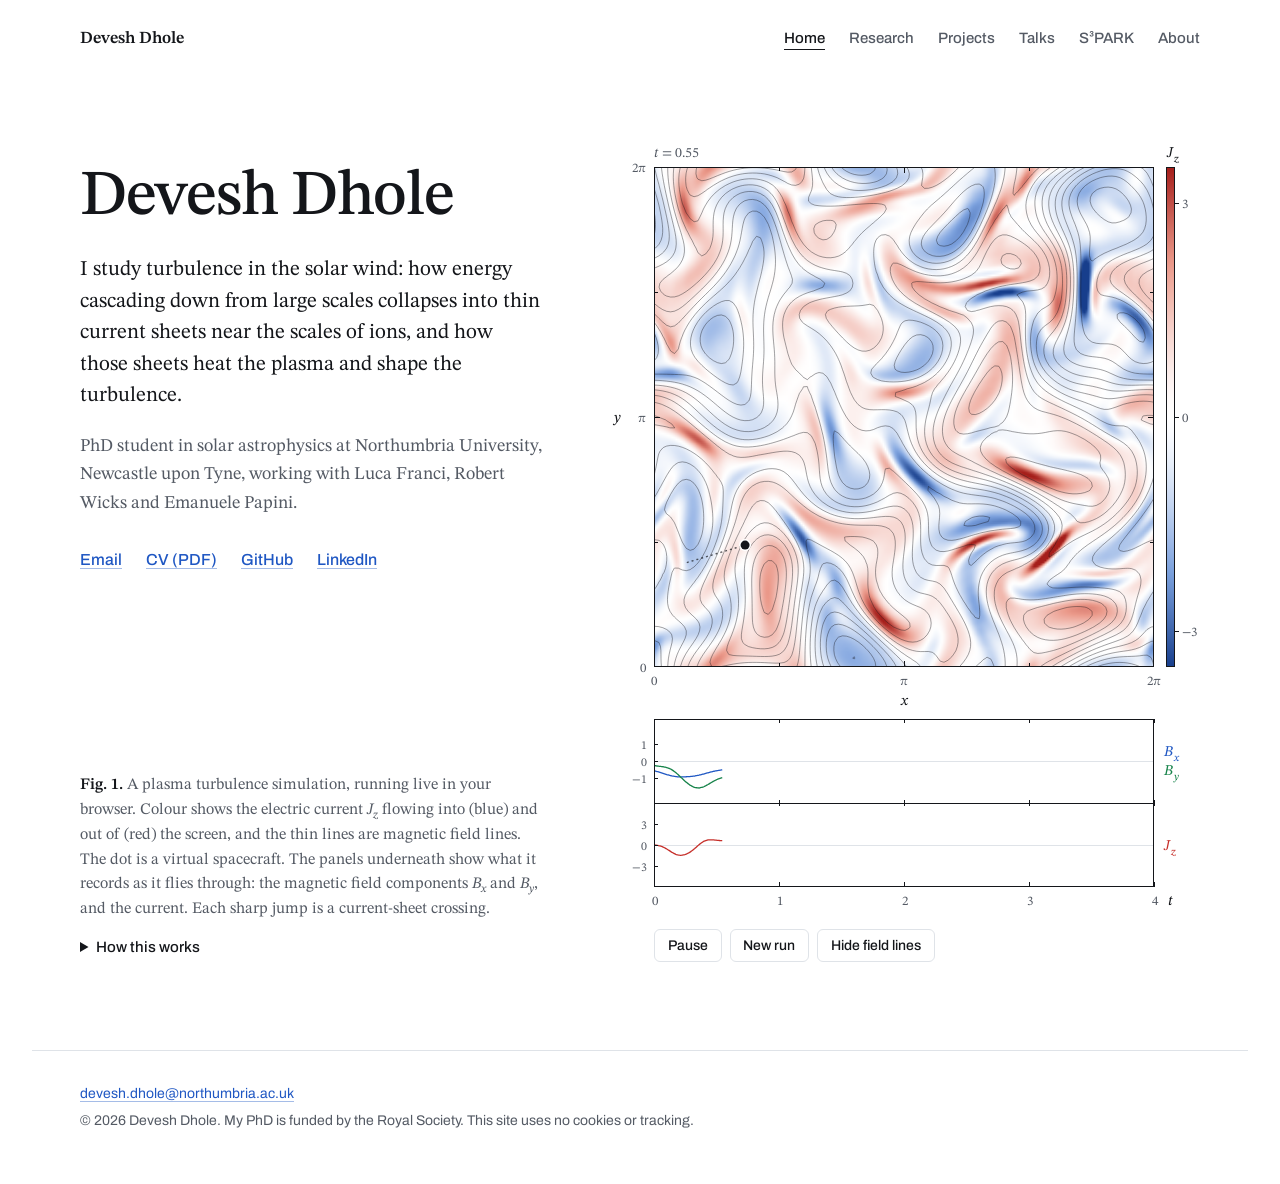
<file: index.html>
<!doctype html>
<html lang="en-GB">
<head>
<meta charset="utf-8">
<meta name="viewport" content="width=device-width, initial-scale=1">
<title>Devesh Dhole – Solar wind turbulence, Northumbria University</title>
<meta name="description" content="Devesh Dhole is a PhD student at Northumbria University studying current sheets and kinetic plasma turbulence in the solar wind with hybrid particle-in-cell simulations.">
<meta name="author" content="Devesh Dhole">
<meta property="og:type" content="website">
<meta property="og:title" content="Devesh Dhole – Solar wind turbulence, Northumbria University">
<meta property="og:description" content="Devesh Dhole is a PhD student at Northumbria University studying current sheets and kinetic plasma turbulence in the solar wind with hybrid particle-in-cell simulations.">
<meta name="theme-color" content="#ffffff" media="(prefers-color-scheme: light)">
<meta name="theme-color" content="#0c1220" media="(prefers-color-scheme: dark)">
<link rel="icon" href="data:image/svg+xml,%3Csvg xmlns='http://www.w3.org/2000/svg' viewBox='0 0 32 32'%3E%3Crect width='32' height='32' rx='7' fill='%230c1220'/%3E%3Cpath d='M5 25C12 21 15 12 27 8' stroke='%23ff7262' stroke-width='3.5' fill='none' stroke-linecap='round'/%3E%3Cpath d='M5 14C9 12 11 8 15 6' stroke='%237fa9ff' stroke-width='3' fill='none' stroke-linecap='round'/%3E%3C/svg%3E">
<link rel="preconnect" href="https://fonts.googleapis.com">
<link rel="preconnect" href="https://fonts.gstatic.com" crossorigin>
<link rel="stylesheet" href="https://fonts.googleapis.com/css2?family=Archivo:wght@400;500;600&family=STIX+Two+Text:ital,wght@0,400;0,500;0,600;1,400;1,500&display=swap">
<link rel="stylesheet" href="style.css">
</head>
<body>
<a class="skip" href="#main">Skip to content</a>

<!-- The header and footer are the same on every page: if you change the menu, change it in all six files. -->
<header class="site-header wrap">
  <a class="site-name" href="index.html">Devesh Dhole</a>
  <nav class="site-nav" aria-label="Main">
    <ul>
      <li><a href="index.html" aria-current="page">Home</a></li>
      <li><a href="research.html">Research</a></li>
      <li><a href="projects.html">Projects</a></li>
      <li><a href="talks.html">Talks</a></li>
      <li><a href="s3park.html">S³PARK</a></li>
      <li><a href="about.html">About</a></li>
    </ul>
  </nav>
</header>

<main id="main">
  <section class="hero wrap" aria-labelledby="name">
    <div class="intro">
      <h1 id="name">Devesh Dhole</h1>
      <p class="lead">I study turbulence in the solar wind: how energy cascading down from large scales collapses into thin current sheets near the scales of ions, and how those sheets heat the plasma and shape the turbulence.</p>
      <p class="affil">PhD student in solar astrophysics at Northumbria University, Newcastle upon Tyne, working with Luca Franci, Robert Wicks and Emanuele Papini.</p>
      <!-- EDIT: the CV link expects a file called CV.pdf in the same folder as this page -->
      <ul class="links">
        <li><a href="mailto:devesh.dhole@northumbria.ac.uk">Email</a></li>
        <li><a href="CV.pdf" target="_blank" rel="noopener" aria-describedby="new-tab">CV (PDF)</a></li>
        <li><a href="https://github.com/DeveshDhole" target="_blank" rel="noopener" aria-describedby="new-tab">GitHub</a></li>
        <li><a href="https://www.linkedin.com/in/devesh-dhole-7aa314110/" target="_blank" rel="noopener" aria-describedby="new-tab">LinkedIn</a></li>
      </ul>
    </div>

    <figure class="fig" id="fig1" aria-labelledby="fig1-caption">
      <div class="fig-plot">
        <canvas id="fig1-canvas" role="img" aria-label="Animated simulation of two-dimensional plasma turbulence. Thin red and blue filaments of electric current form between swirling magnetic islands, while a dot representing a spacecraft crosses the box and its measurements scroll past in two panels below the map.">Your browser can't display this animation.</canvas>
      </div>
      <div class="fig-controls">
        <button type="button" id="fig1-play">Pause</button>
        <button type="button" id="fig1-new">New run</button>
        <button type="button" id="fig1-lines">Hide field lines</button>
      </div>
    </figure>

    <div class="fig-caption" id="fig1-caption">
      <p><span class="fig-label">Fig. 1.</span> A plasma turbulence simulation, running live in your browser. Colour shows the electric current <i>J<sub>z</sub></i> flowing into (blue) and out of (red) the screen, and the thin lines are magnetic field lines. The dot is a virtual spacecraft. The panels underneath show what it records as it flies through: the magnetic field components <i>B<sub>x</sub></i> and <i>B<sub>y</sub></i>, and the current. Each sharp jump is a current-sheet crossing.</p>
      <details>
        <summary>How this works</summary>
        <p>It solves the equations of two-dimensional incompressible magnetohydrodynamics on a 128 × 128 periodic grid with a pseudo-spectral method:</p>
        <p class="eq">∂<sub><i>t</i></sub><i>ψ</i> + <b>u</b>·∇<i>ψ</i> = <i>η</i>∇²<i>ψ</i><br>∂<sub><i>t</i></sub><i>ω</i> + <b>u</b>·∇<i>ω</i> = <b>B</b>·∇<i>J</i> + <i>ν</i>∇²<i>ω</i></p>
        <p>Here <i>ψ</i> is the magnetic flux function, so field lines are its contours; <i>ω</i> is the vorticity and <i>J</i> = −∇²<i>ψ</i> the current. The fields are drawn on a 256 × 256 grid by Fourier interpolation, which is exact for a field with no finer structure than the simulation resolves. Colours and traces are scaled by their root-mean-square values. Magnetohydrodynamics treats the plasma as a single fluid, so it misses the ion-scale physics that hybrid particle-in-cell simulations capture, but its current sheets form for the same basic reason: turbulent flows push magnetic field lines together. For the real thing, see the <a href="research.html#images">images from my simulations</a>.</p>
      </details>
    </div>
  </section>
</main>

<footer class="site-footer wrap">
  <p><a href="mailto:devesh.dhole@northumbria.ac.uk">devesh.dhole@northumbria.ac.uk</a></p>
  <p>© 2026 Devesh Dhole. My PhD is funded by the Royal Society. This site uses no cookies or tracking.</p>
</footer>
<span id="new-tab" hidden>Opens in a new tab</span>
<script src="fig1.js"></script>
</body>
</html>
</file>
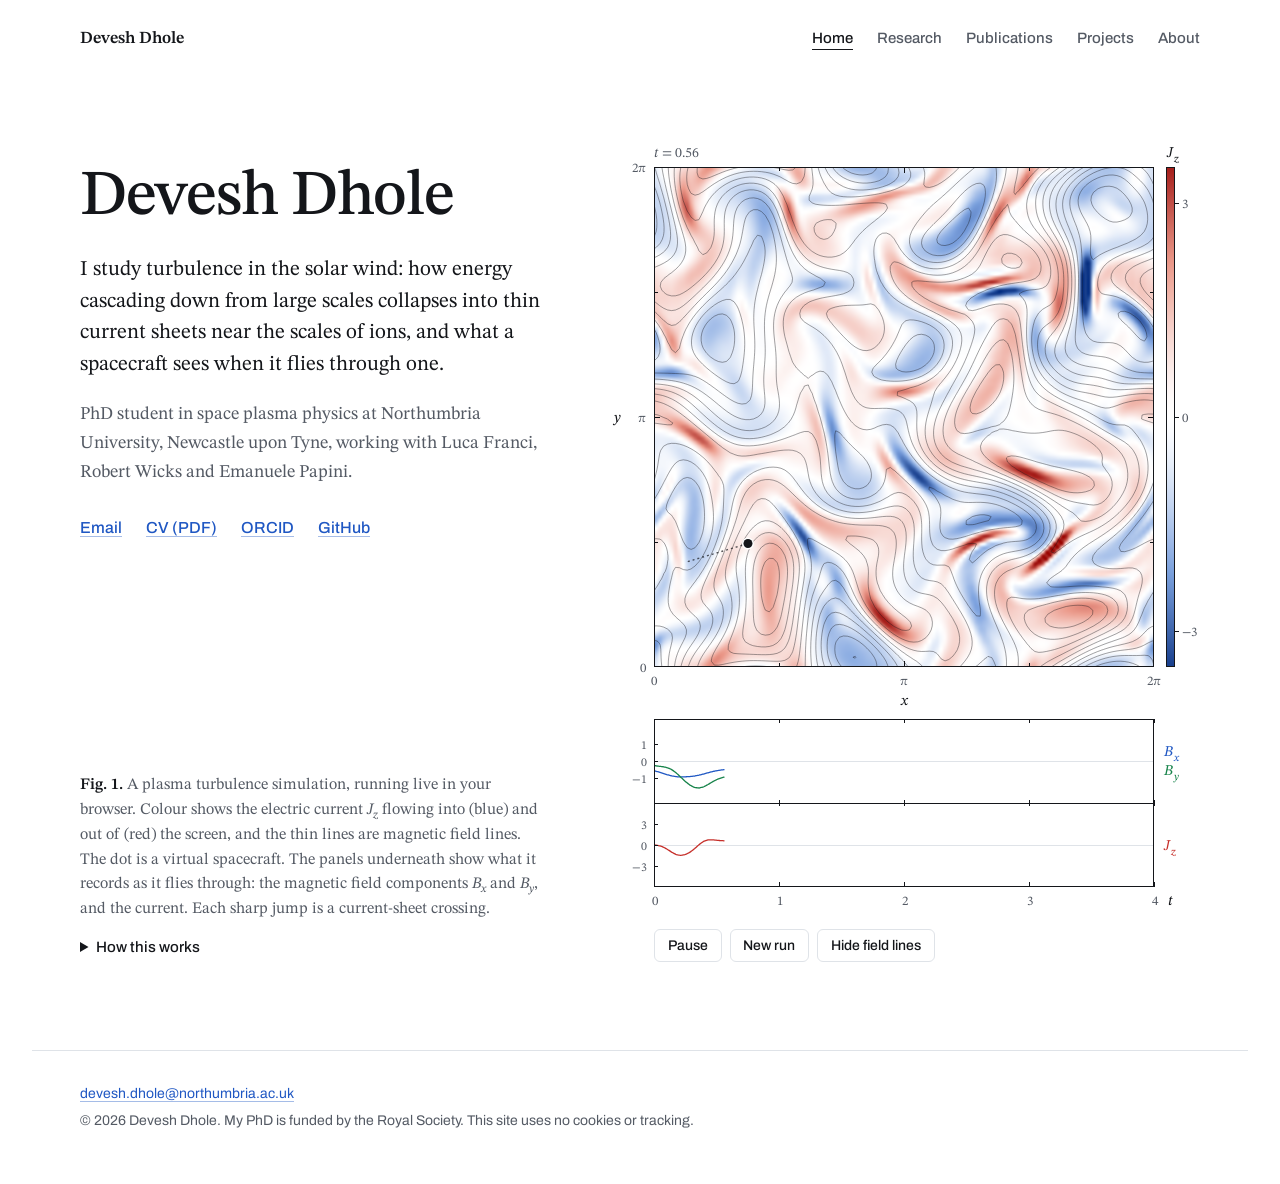
<file: website/index.html>
<!doctype html>
<html lang="en-GB">
<head>
<meta charset="utf-8">
<meta name="viewport" content="width=device-width, initial-scale=1">
<title>Devesh Dhole – Space plasma physics, Northumbria University</title>
<meta name="description" content="Devesh Dhole is a PhD student at Northumbria University studying kinetic plasma turbulence and current sheets in the solar wind with hybrid particle-in-cell simulations and spacecraft data.">
<meta name="author" content="Devesh Dhole">
<meta property="og:type" content="website">
<meta property="og:title" content="Devesh Dhole – Space plasma physics, Northumbria University">
<meta property="og:description" content="Devesh Dhole is a PhD student at Northumbria University studying kinetic plasma turbulence and current sheets in the solar wind with hybrid particle-in-cell simulations and spacecraft data.">
<meta name="theme-color" content="#ffffff" media="(prefers-color-scheme: light)">
<meta name="theme-color" content="#0c1220" media="(prefers-color-scheme: dark)">
<link rel="icon" href="data:image/svg+xml,%3Csvg xmlns='http://www.w3.org/2000/svg' viewBox='0 0 32 32'%3E%3Crect width='32' height='32' rx='7' fill='%230c1220'/%3E%3Cpath d='M5 25C12 21 15 12 27 8' stroke='%23ff7262' stroke-width='3.5' fill='none' stroke-linecap='round'/%3E%3Cpath d='M5 14C9 12 11 8 15 6' stroke='%237fa9ff' stroke-width='3' fill='none' stroke-linecap='round'/%3E%3C/svg%3E">
<link rel="preconnect" href="https://fonts.googleapis.com">
<link rel="preconnect" href="https://fonts.gstatic.com" crossorigin>
<link rel="stylesheet" href="https://fonts.googleapis.com/css2?family=Archivo:wght@400;500;600&family=STIX+Two+Text:ital,wght@0,400;0,500;0,600;1,400;1,500&display=swap">
<link rel="stylesheet" href="style.css">
</head>
<body>
<a class="skip" href="#main">Skip to content</a>

<!-- The header and footer are the same on every page: if you change the menu, change it in all five files. -->
<header class="site-header wrap">
  <a class="site-name" href="index.html">Devesh Dhole</a>
  <nav class="site-nav" aria-label="Main">
    <ul>
      <li><a href="index.html" aria-current="page">Home</a></li>
      <li><a href="research.html">Research</a></li>
      <li><a href="publications.html">Publications</a></li>
      <li><a href="projects.html">Projects</a></li>
      <li><a href="about.html">About</a></li>
    </ul>
  </nav>
</header>

<main id="main">
  <section class="hero wrap" aria-labelledby="name">
    <div class="intro">
      <h1 id="name">Devesh Dhole</h1>
      <p class="lead">I study turbulence in the solar wind: how energy cascading down from large scales collapses into thin current sheets near the scales of ions, and what a spacecraft sees when it flies through one.</p>
      <p class="affil">PhD student in space plasma physics at Northumbria University, Newcastle upon Tyne, working with Luca Franci, Robert Wicks and Emanuele Papini.</p>
      <!-- EDIT: check the email, put cv.pdf in this folder, and replace the "#" links with your profiles -->
      <ul class="links">
        <li><a href="mailto:devesh.dhole@northumbria.ac.uk">Email</a></li>
        <li><a href="cv.pdf">CV (PDF)</a></li>
        <li><a href="#">ORCID</a></li>
        <li><a href="#">GitHub</a></li>
      </ul>
    </div>

    <figure class="fig" id="fig1" aria-labelledby="fig1-caption">
      <div class="fig-plot">
        <canvas id="fig1-canvas" role="img" aria-label="Animated simulation of two-dimensional plasma turbulence. Thin red and blue filaments of electric current form between swirling magnetic islands, while a dot representing a spacecraft crosses the box and its measurements scroll past in two panels below the map.">Your browser can't display this animation.</canvas>
      </div>
      <div class="fig-controls">
        <button type="button" id="fig1-play">Pause</button>
        <button type="button" id="fig1-new">New run</button>
        <button type="button" id="fig1-lines">Hide field lines</button>
      </div>
    </figure>

    <div class="fig-caption" id="fig1-caption">
      <p><span class="fig-label">Fig. 1.</span> A plasma turbulence simulation, running live in your browser. Colour shows the electric current <i>J<sub>z</sub></i> flowing into (blue) and out of (red) the screen, and the thin lines are magnetic field lines. The dot is a virtual spacecraft. The panels underneath show what it records as it flies through: the magnetic field components <i>B<sub>x</sub></i> and <i>B<sub>y</sub></i>, and the current. Each sharp jump is a current-sheet crossing.</p>
      <details>
        <summary>How this works</summary>
        <p>It solves the equations of two-dimensional incompressible magnetohydrodynamics on a 128 × 128 periodic grid with a pseudo-spectral method:</p>
        <p class="eq">∂<sub><i>t</i></sub><i>ψ</i> + <b>u</b>·∇<i>ψ</i> = <i>η</i>∇²<i>ψ</i><br>∂<sub><i>t</i></sub><i>ω</i> + <b>u</b>·∇<i>ω</i> = <b>B</b>·∇<i>J</i> + <i>ν</i>∇²<i>ω</i></p>
        <p>Here <i>ψ</i> is the magnetic flux function, so field lines are its contours; <i>ω</i> is the vorticity and <i>J</i> = −∇²<i>ψ</i> the current. Colours and traces are scaled by their root-mean-square values. Magnetohydrodynamics treats the plasma as a single fluid, so it misses the ion-scale physics that hybrid particle-in-cell simulations capture, but its current sheets form for the same basic reason: turbulent flows push magnetic field lines together.</p>
      </details>
    </div>
  </section>
</main>

<footer class="site-footer wrap">
  <p><a href="mailto:devesh.dhole@northumbria.ac.uk">devesh.dhole@northumbria.ac.uk</a></p>
  <p>© 2026 Devesh Dhole. My PhD is funded by the Royal Society. This site uses no cookies or tracking.</p>
</footer>
<script src="fig1.js"></script>
</body>
</html>
</file>
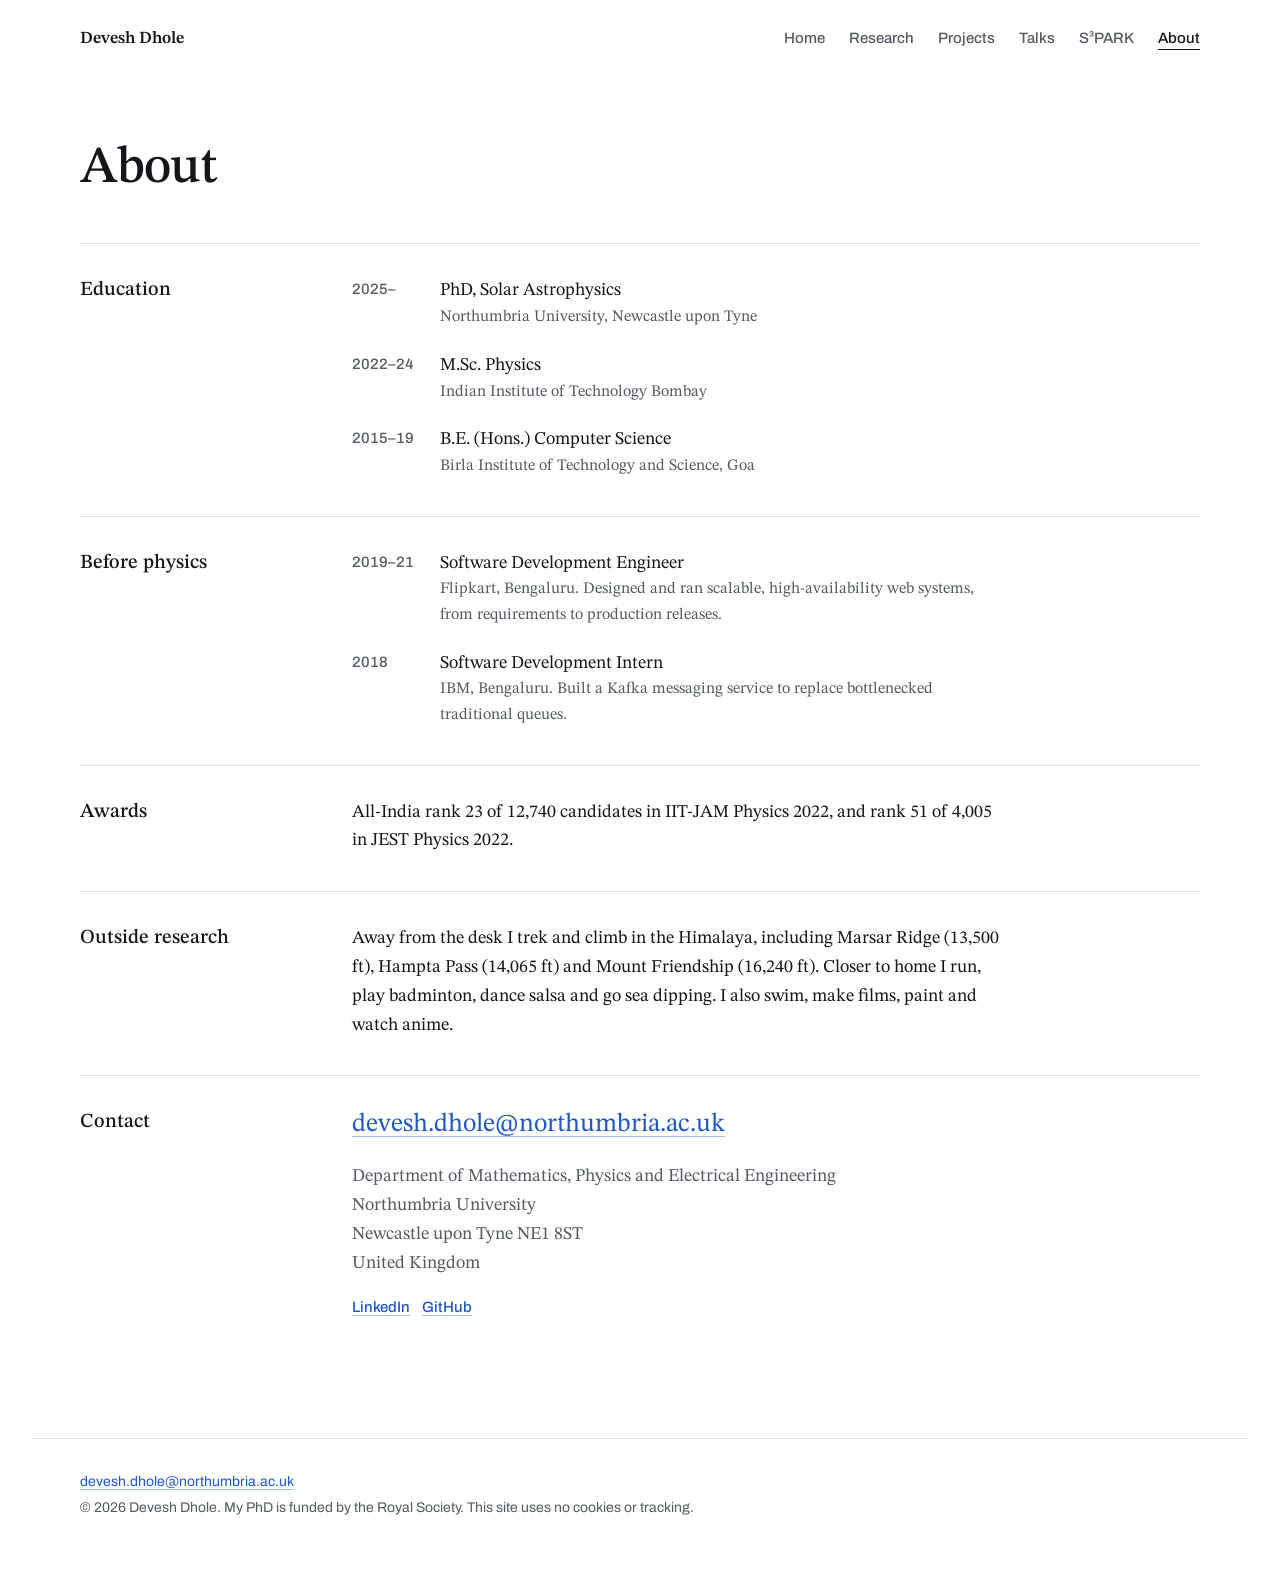
<file: about.html>
<!doctype html>
<html lang="en-GB">
<head>
<meta charset="utf-8">
<meta name="viewport" content="width=device-width, initial-scale=1">
<title>About – Devesh Dhole</title>
<meta name="description" content="Education, background and contact details for Devesh Dhole.">
<meta name="author" content="Devesh Dhole">
<meta property="og:type" content="website">
<meta property="og:title" content="About – Devesh Dhole">
<meta property="og:description" content="Education, background and contact details for Devesh Dhole.">
<meta name="theme-color" content="#ffffff" media="(prefers-color-scheme: light)">
<meta name="theme-color" content="#0c1220" media="(prefers-color-scheme: dark)">
<link rel="icon" href="data:image/svg+xml,%3Csvg xmlns='http://www.w3.org/2000/svg' viewBox='0 0 32 32'%3E%3Crect width='32' height='32' rx='7' fill='%230c1220'/%3E%3Cpath d='M5 25C12 21 15 12 27 8' stroke='%23ff7262' stroke-width='3.5' fill='none' stroke-linecap='round'/%3E%3Cpath d='M5 14C9 12 11 8 15 6' stroke='%237fa9ff' stroke-width='3' fill='none' stroke-linecap='round'/%3E%3C/svg%3E">
<link rel="preconnect" href="https://fonts.googleapis.com">
<link rel="preconnect" href="https://fonts.gstatic.com" crossorigin>
<link rel="stylesheet" href="https://fonts.googleapis.com/css2?family=Archivo:wght@400;500;600&family=STIX+Two+Text:ital,wght@0,400;0,500;0,600;1,400;1,500&display=swap">
<link rel="stylesheet" href="style.css">
</head>
<body>
<a class="skip" href="#main">Skip to content</a>

<!-- The header and footer are the same on every page: if you change the menu, change it in all six files. -->
<header class="site-header wrap">
  <a class="site-name" href="index.html">Devesh Dhole</a>
  <nav class="site-nav" aria-label="Main">
    <ul>
      <li><a href="index.html">Home</a></li>
      <li><a href="research.html">Research</a></li>
      <li><a href="projects.html">Projects</a></li>
      <li><a href="talks.html">Talks</a></li>
      <li><a href="s3park.html">S³PARK</a></li>
      <li><a href="about.html" aria-current="page">About</a></li>
    </ul>
  </nav>
</header>

<main id="main" class="page wrap">
  <header class="page-head">
    <h1>About</h1>
  </header>

  <section class="row" aria-labelledby="education">
    <h2 id="education">Education</h2>
    <div class="row-body">
      <ol class="entries">
        <li class="entry">
          <span class="entry-year">2025–</span>
          <div>
            <p>PhD, Solar Astrophysics</p>
            <p class="entry-meta">Northumbria University, Newcastle upon Tyne</p>
          </div>
        </li>
        <li class="entry">
          <span class="entry-year">2022–24</span>
          <div>
            <p>M.Sc. Physics</p>
            <p class="entry-meta">Indian Institute of Technology Bombay</p>
          </div>
        </li>
        <li class="entry">
          <span class="entry-year">2015–19</span>
          <div>
            <p>B.E. (Hons.) Computer Science</p>
            <p class="entry-meta">Birla Institute of Technology and Science, Goa</p>
          </div>
        </li>
      </ol>
    </div>
  </section>

  <section class="row" aria-labelledby="industry">
    <h2 id="industry">Before physics</h2>
    <div class="row-body">
      <ol class="entries">
        <li class="entry">
          <span class="entry-year">2019–21</span>
          <div>
            <p>Software Development Engineer</p>
            <p class="entry-meta">Flipkart, Bengaluru. Designed and ran scalable, high-availability web systems, from requirements to production releases.</p>
          </div>
        </li>
        <li class="entry">
          <span class="entry-year">2018</span>
          <div>
            <p>Software Development Intern</p>
            <p class="entry-meta">IBM, Bengaluru. Built a Kafka messaging service to replace bottlenecked traditional queues.</p>
          </div>
        </li>
      </ol>
    </div>
  </section>

  <section class="row" aria-labelledby="awards">
    <h2 id="awards">Awards</h2>
    <div class="row-body">
      <p>All-India rank 23 of 12,740 candidates in IIT-JAM Physics 2022, and rank 51 of 4,005 in JEST Physics 2022.</p>
    </div>
  </section>

  <section class="row" aria-labelledby="outside">
    <h2 id="outside">Outside research</h2>
    <div class="row-body">
      <p>Away from the desk I trek and climb in the Himalaya, including Marsar Ridge (13,500 ft), Hampta Pass (14,065 ft) and Mount Friendship (16,240 ft). Closer to home I run, play badminton, dance salsa and go sea dipping. I also swim, make films, paint and watch anime.</p>
    </div>
  </section>

  <section class="row" id="contact" aria-labelledby="contact-h">
    <h2 id="contact-h">Contact</h2>
    <div class="row-body">
      <p class="email"><a href="mailto:devesh.dhole@northumbria.ac.uk">devesh.dhole@northumbria.ac.uk</a></p>
      <address>
        Department of Mathematics, Physics and Electrical Engineering<br>
        Northumbria University<br>
        Newcastle upon Tyne NE1 8ST<br>
        United Kingdom
      </address>
      <p class="row-link"><a href="https://www.linkedin.com/in/devesh-dhole-7aa314110/" target="_blank" rel="noopener" aria-describedby="new-tab">LinkedIn</a> &nbsp; <a href="https://github.com/DeveshDhole" target="_blank" rel="noopener" aria-describedby="new-tab">GitHub</a></p>
    </div>
  </section>
</main>

<footer class="site-footer wrap">
  <p><a href="mailto:devesh.dhole@northumbria.ac.uk">devesh.dhole@northumbria.ac.uk</a></p>
  <p>© 2026 Devesh Dhole. My PhD is funded by the Royal Society. This site uses no cookies or tracking.</p>
</footer>
<span id="new-tab" hidden>Opens in a new tab</span>
</body>
</html>
</file>
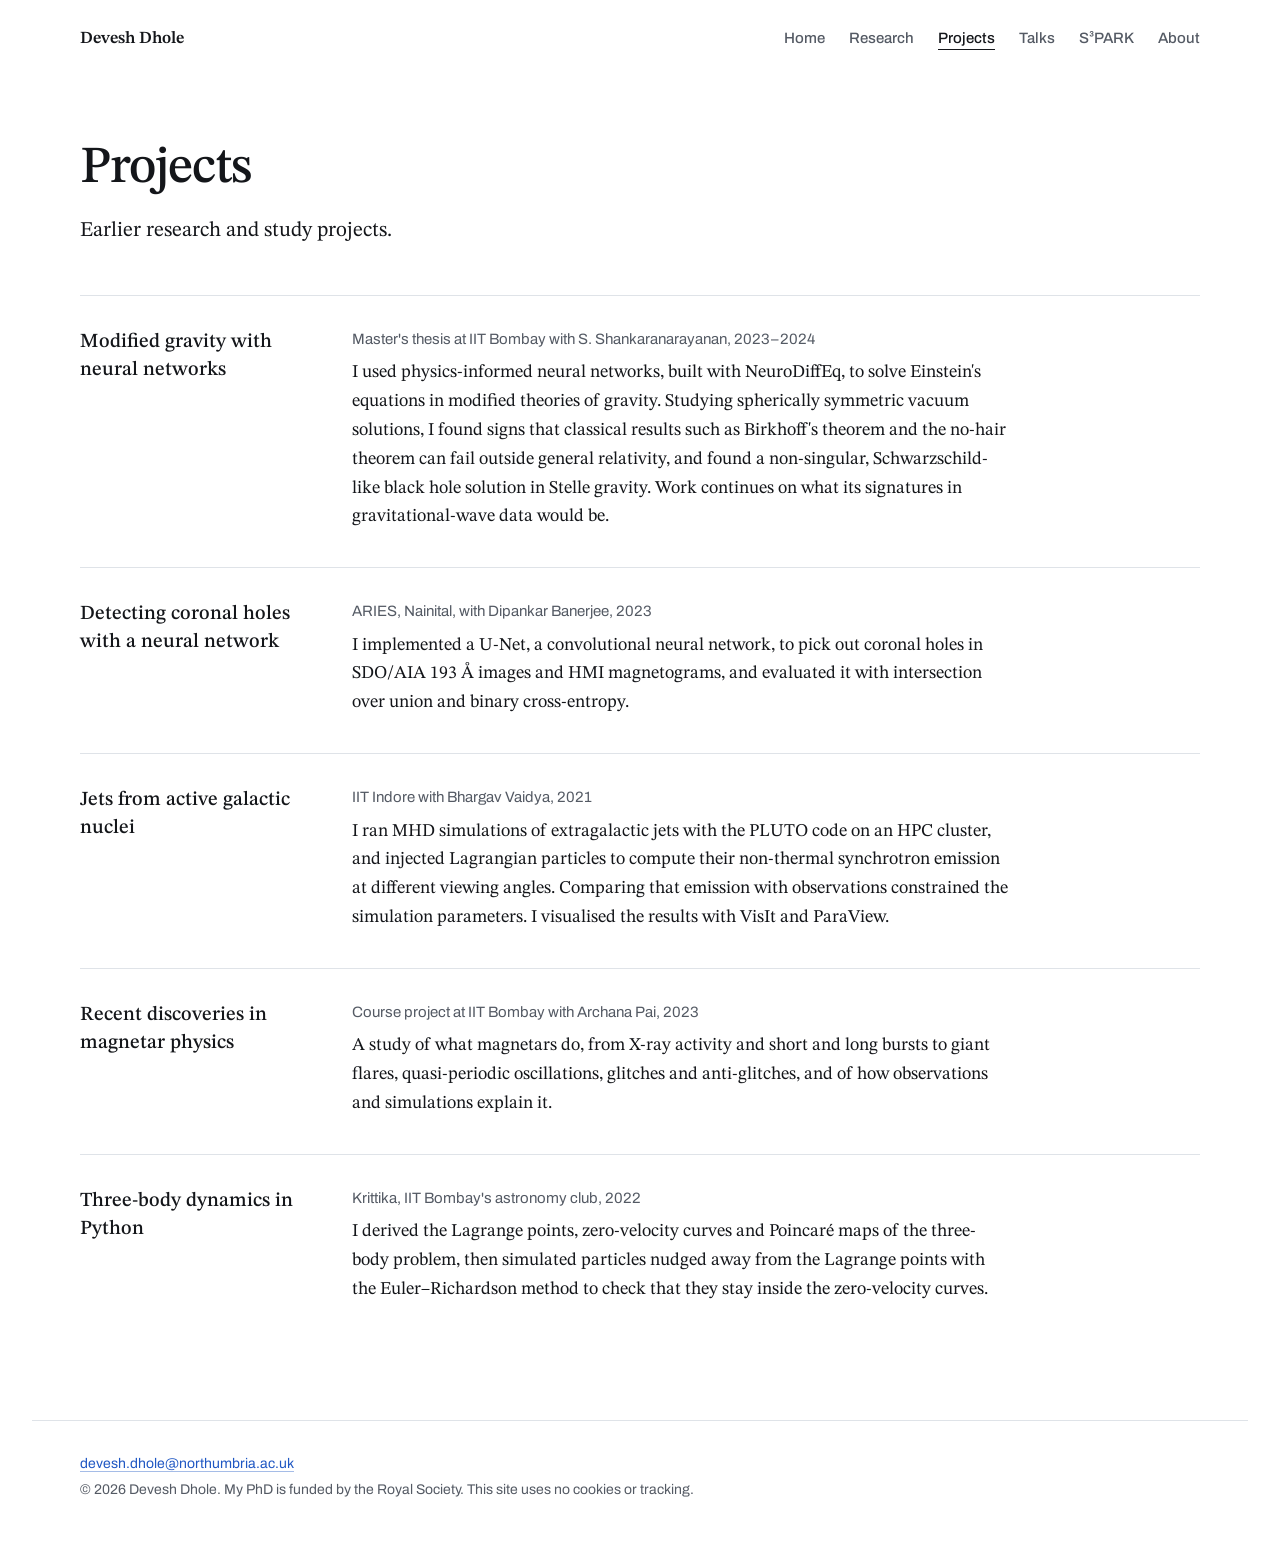
<file: projects.html>
<!doctype html>
<html lang="en-GB">
<head>
<meta charset="utf-8">
<meta name="viewport" content="width=device-width, initial-scale=1">
<title>Projects – Devesh Dhole</title>
<meta name="description" content="Earlier research and study projects by Devesh Dhole.">
<meta name="author" content="Devesh Dhole">
<meta property="og:type" content="website">
<meta property="og:title" content="Projects – Devesh Dhole">
<meta property="og:description" content="Earlier research and study projects by Devesh Dhole.">
<meta name="theme-color" content="#ffffff" media="(prefers-color-scheme: light)">
<meta name="theme-color" content="#0c1220" media="(prefers-color-scheme: dark)">
<link rel="icon" href="data:image/svg+xml,%3Csvg xmlns='http://www.w3.org/2000/svg' viewBox='0 0 32 32'%3E%3Crect width='32' height='32' rx='7' fill='%230c1220'/%3E%3Cpath d='M5 25C12 21 15 12 27 8' stroke='%23ff7262' stroke-width='3.5' fill='none' stroke-linecap='round'/%3E%3Cpath d='M5 14C9 12 11 8 15 6' stroke='%237fa9ff' stroke-width='3' fill='none' stroke-linecap='round'/%3E%3C/svg%3E">
<link rel="preconnect" href="https://fonts.googleapis.com">
<link rel="preconnect" href="https://fonts.gstatic.com" crossorigin>
<link rel="stylesheet" href="https://fonts.googleapis.com/css2?family=Archivo:wght@400;500;600&family=STIX+Two+Text:ital,wght@0,400;0,500;0,600;1,400;1,500&display=swap">
<link rel="stylesheet" href="style.css">
</head>
<body>
<a class="skip" href="#main">Skip to content</a>

<!-- The header and footer are the same on every page: if you change the menu, change it in all six files. -->
<header class="site-header wrap">
  <a class="site-name" href="index.html">Devesh Dhole</a>
  <nav class="site-nav" aria-label="Main">
    <ul>
      <li><a href="index.html">Home</a></li>
      <li><a href="research.html">Research</a></li>
      <li><a href="projects.html" aria-current="page">Projects</a></li>
      <li><a href="talks.html">Talks</a></li>
      <li><a href="s3park.html">S³PARK</a></li>
      <li><a href="about.html">About</a></li>
    </ul>
  </nav>
</header>

<main id="main" class="page wrap">
  <header class="page-head">
    <h1>Projects</h1>
    <p class="lead">Earlier research and study projects.</p>
  </header>

  <section class="row" aria-labelledby="gravity">
    <h2 id="gravity">Modified gravity with neural networks</h2>
    <div class="row-body">
      <p class="row-meta">Master's thesis at IIT Bombay with S. Shankaranarayanan, 2023–2024</p>
      <p>I used physics-informed neural networks, built with NeuroDiffEq, to solve Einstein's equations in modified theories of gravity. Studying spherically symmetric vacuum solutions, I found signs that classical results such as Birkhoff's theorem and the no-hair theorem can fail outside general relativity, and found a non-singular, Schwarzschild-like black hole solution in Stelle gravity. Work continues on what its signatures in gravitational-wave data would be.</p>
    </div>
  </section>

  <section class="row" aria-labelledby="coronal">
    <h2 id="coronal">Detecting coronal holes with a neural network</h2>
    <div class="row-body">
      <p class="row-meta">ARIES, Nainital, with Dipankar Banerjee, 2023</p>
      <p>I implemented a U-Net, a convolutional neural network, to pick out coronal holes in SDO/AIA 193 Å images and HMI magnetograms, and evaluated it with intersection over union and binary cross-entropy.</p>
    </div>
  </section>

  <section class="row" aria-labelledby="jets">
    <h2 id="jets">Jets from active galactic nuclei</h2>
    <div class="row-body">
      <p class="row-meta">IIT Indore with Bhargav Vaidya, 2021</p>
      <p>I ran MHD simulations of extragalactic jets with the PLUTO code on an HPC cluster, and injected Lagrangian particles to compute their non-thermal synchrotron emission at different viewing angles. Comparing that emission with observations constrained the simulation parameters. I visualised the results with VisIt and ParaView.</p>
    </div>
  </section>

  <section class="row" aria-labelledby="magnetars">
    <h2 id="magnetars">Recent discoveries in magnetar physics</h2>
    <div class="row-body">
      <p class="row-meta">Course project at IIT Bombay with Archana Pai, 2023</p>
      <p>A study of what magnetars do, from X-ray activity and short and long bursts to giant flares, quasi-periodic oscillations, glitches and anti-glitches, and of how observations and simulations explain it.</p>
    </div>
  </section>

  <section class="row" aria-labelledby="threebody">
    <h2 id="threebody">Three-body dynamics in Python</h2>
    <div class="row-body">
      <p class="row-meta">Krittika, IIT Bombay's astronomy club, 2022</p>
      <p>I derived the Lagrange points, zero-velocity curves and Poincaré maps of the three-body problem, then simulated particles nudged away from the Lagrange points with the Euler–Richardson method to check that they stay inside the zero-velocity curves.</p>
    </div>
  </section>
</main>

<footer class="site-footer wrap">
  <p><a href="mailto:devesh.dhole@northumbria.ac.uk">devesh.dhole@northumbria.ac.uk</a></p>
  <p>© 2026 Devesh Dhole. My PhD is funded by the Royal Society. This site uses no cookies or tracking.</p>
</footer>
<span id="new-tab" hidden>Opens in a new tab</span>
</body>
</html>
</file>
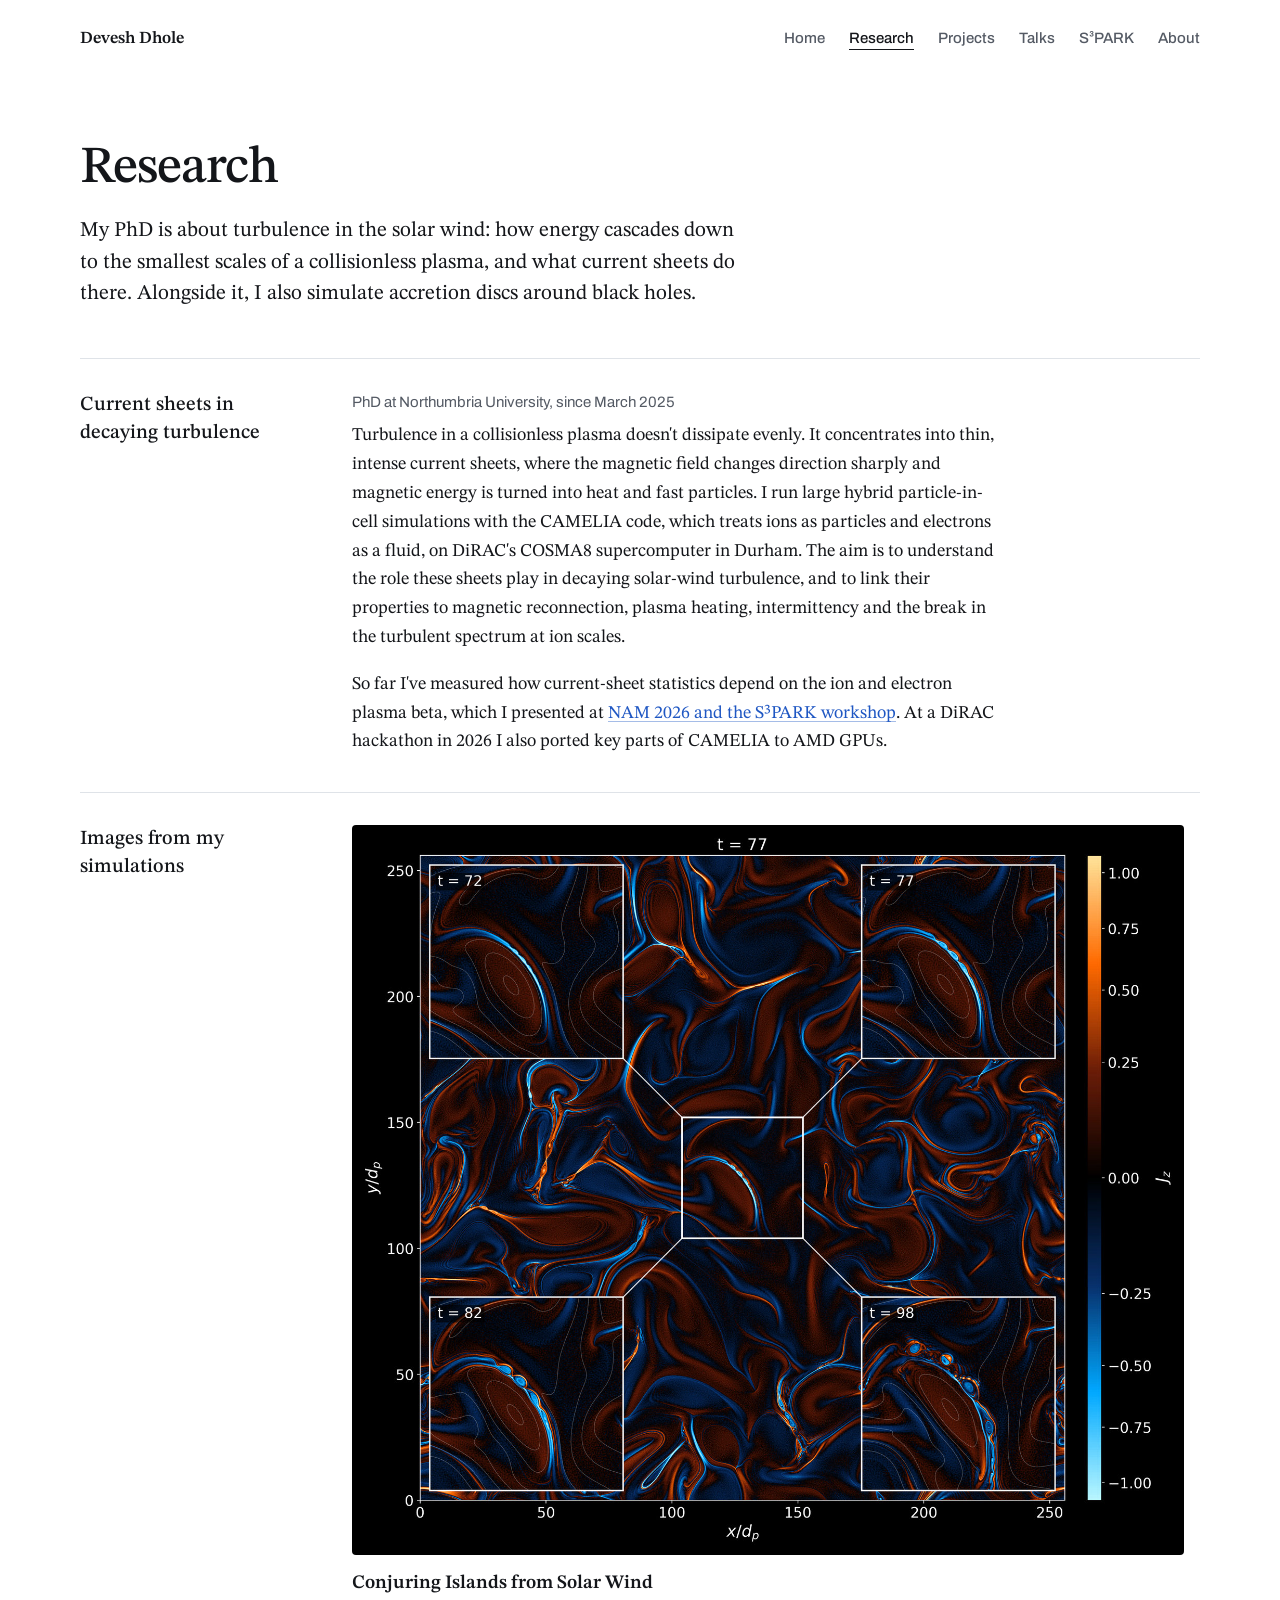
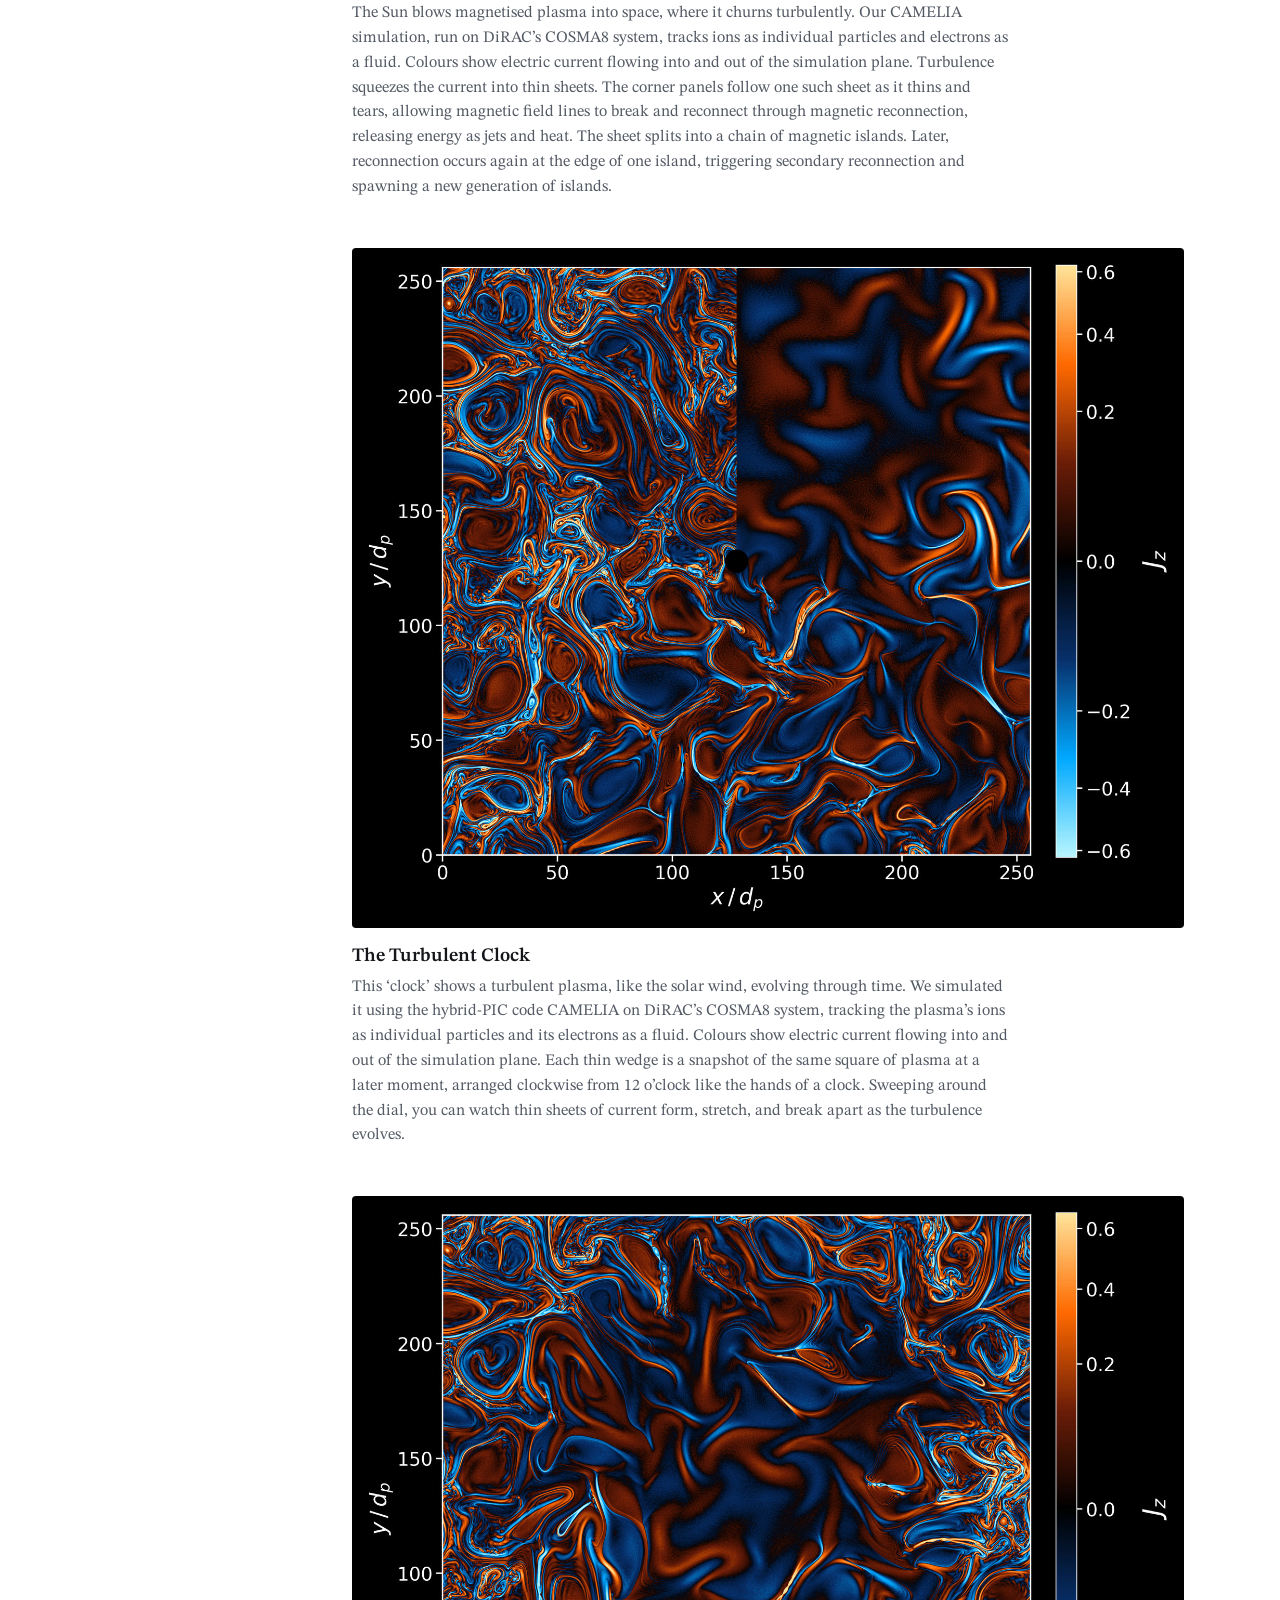
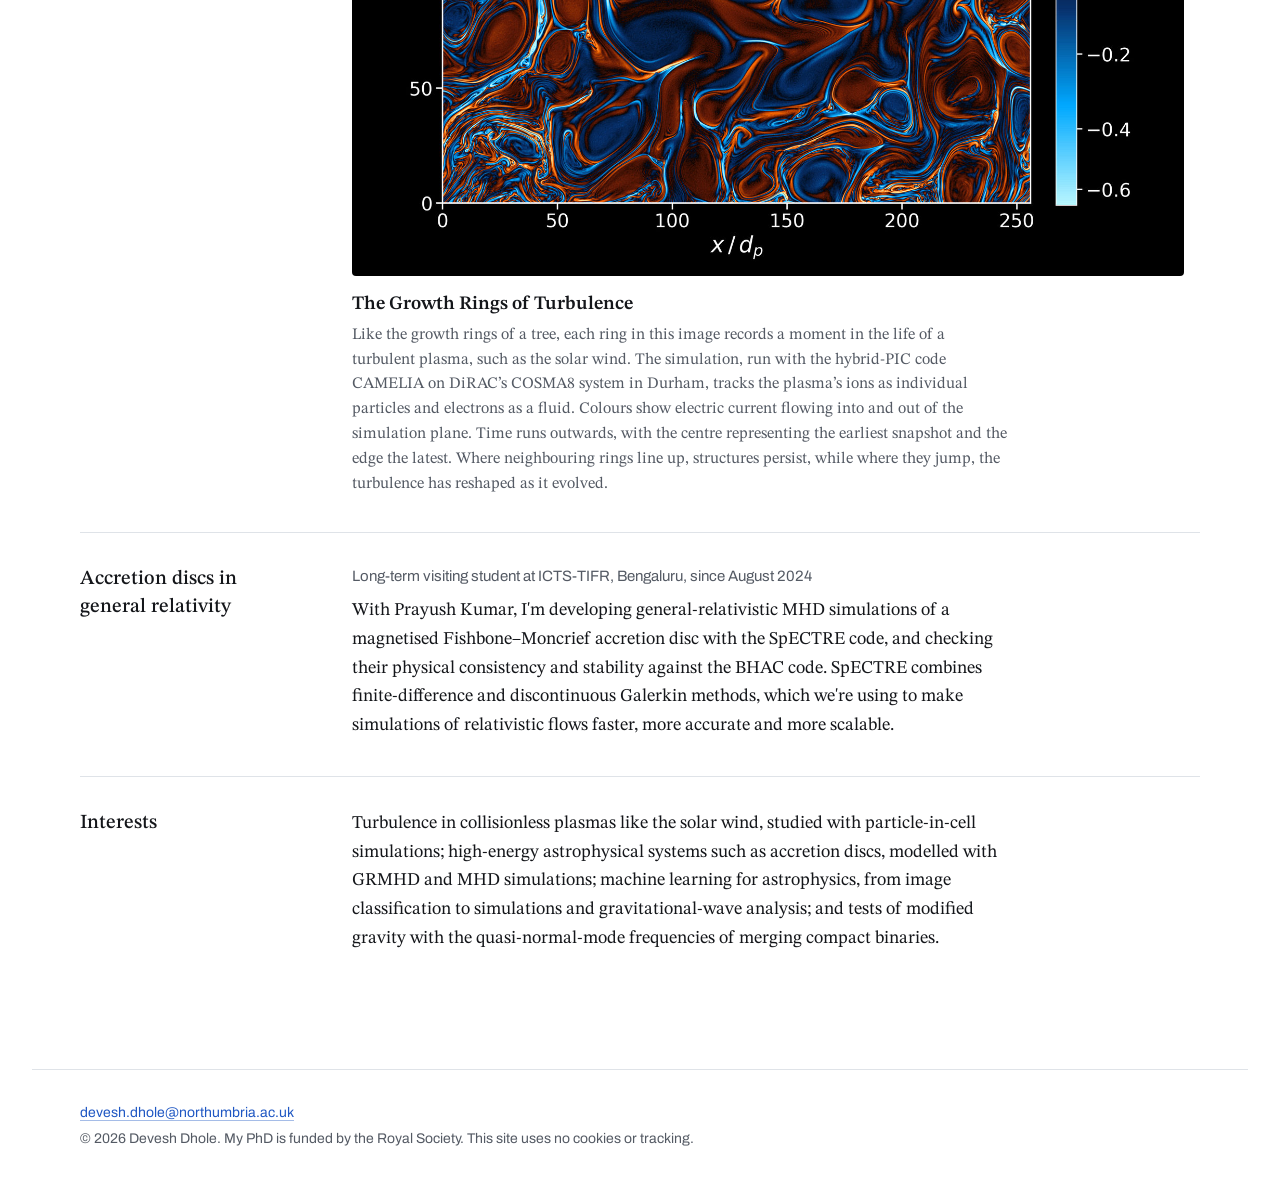
<file: research.html>
<!doctype html>
<html lang="en-GB">
<head>
<meta charset="utf-8">
<meta name="viewport" content="width=device-width, initial-scale=1">
<title>Research – Devesh Dhole</title>
<meta name="description" content="Current sheets in hybrid simulations of solar-wind turbulence, images from the simulations, and GRMHD simulations of accretion discs.">
<meta name="author" content="Devesh Dhole">
<meta property="og:type" content="website">
<meta property="og:title" content="Research – Devesh Dhole">
<meta property="og:description" content="Current sheets in hybrid simulations of solar-wind turbulence, images from the simulations, and GRMHD simulations of accretion discs.">
<meta name="theme-color" content="#ffffff" media="(prefers-color-scheme: light)">
<meta name="theme-color" content="#0c1220" media="(prefers-color-scheme: dark)">
<link rel="icon" href="data:image/svg+xml,%3Csvg xmlns='http://www.w3.org/2000/svg' viewBox='0 0 32 32'%3E%3Crect width='32' height='32' rx='7' fill='%230c1220'/%3E%3Cpath d='M5 25C12 21 15 12 27 8' stroke='%23ff7262' stroke-width='3.5' fill='none' stroke-linecap='round'/%3E%3Cpath d='M5 14C9 12 11 8 15 6' stroke='%237fa9ff' stroke-width='3' fill='none' stroke-linecap='round'/%3E%3C/svg%3E">
<link rel="preconnect" href="https://fonts.googleapis.com">
<link rel="preconnect" href="https://fonts.gstatic.com" crossorigin>
<link rel="stylesheet" href="https://fonts.googleapis.com/css2?family=Archivo:wght@400;500;600&family=STIX+Two+Text:ital,wght@0,400;0,500;0,600;1,400;1,500&display=swap">
<link rel="stylesheet" href="style.css">
</head>
<body>
<a class="skip" href="#main">Skip to content</a>

<!-- The header and footer are the same on every page: if you change the menu, change it in all six files. -->
<header class="site-header wrap">
  <a class="site-name" href="index.html">Devesh Dhole</a>
  <nav class="site-nav" aria-label="Main">
    <ul>
      <li><a href="index.html">Home</a></li>
      <li><a href="research.html" aria-current="page">Research</a></li>
      <li><a href="projects.html">Projects</a></li>
      <li><a href="talks.html">Talks</a></li>
      <li><a href="s3park.html">S³PARK</a></li>
      <li><a href="about.html">About</a></li>
    </ul>
  </nav>
</header>

<main id="main" class="page wrap">
  <header class="page-head">
    <h1>Research</h1>
    <p class="lead">My PhD is about turbulence in the solar wind: how energy cascades down to the smallest scales of a collisionless plasma, and what current sheets do there. Alongside it, I also simulate accretion discs around black holes.</p>
  </header>

  <section class="row" aria-labelledby="sheets">
    <h2 id="sheets">Current sheets in decaying turbulence</h2>
    <div class="row-body">
      <p class="row-meta">PhD at Northumbria University, since March 2025</p>
      <p>Turbulence in a collisionless plasma doesn't dissipate evenly. It concentrates into thin, intense current sheets, where the magnetic field changes direction sharply and magnetic energy is turned into heat and fast particles. I run large hybrid particle-in-cell simulations with the CAMELIA code, which treats ions as particles and electrons as a fluid, on DiRAC's COSMA8 supercomputer in Durham. The aim is to understand the role these sheets play in decaying solar-wind turbulence, and to link their properties to magnetic reconnection, plasma heating, intermittency and the break in the turbulent spectrum at ion scales.</p>
      <p>So far I've measured how current-sheet statistics depend on the ion and electron plasma beta, which I presented at <a href="talks.html">NAM 2026 and the S³PARK workshop</a>. At a DiRAC hackathon in 2026 I also ported key parts of CAMELIA to AMD GPUs.</p>
    </div>
  </section>

  <section class="row" id="images" aria-labelledby="images-h">
    <h2 id="images-h">Images from my simulations</h2>
    <div class="row-body wide">
      <figure class="shot" id="islands">
        <a href="images/islands-full.jpg" target="_blank" rel="noopener" aria-describedby="new-tab">
          <img src="images/islands.jpg" srcset="images/islands-800.jpg 800w, images/islands.jpg 1600w"
               sizes="(min-width: 56rem) 52rem, 100vw" width="1600" height="1403" loading="lazy" alt="Map of electric current in a turbulent plasma simulation, in orange and blue on black, with four corner panels following one current sheet over time as it thins, tears and breaks into a chain of magnetic islands.">
        </a>
        <figcaption><span class="shot-title">Conjuring Islands from Solar Wind</span> The Sun blows magnetised plasma into space, where it churns turbulently. Our CAMELIA simulation, run on DiRAC’s COSMA8 system, tracks ions as individual particles and electrons as a fluid. Colours show electric current flowing into and out of the simulation plane. Turbulence squeezes the current into thin sheets. The corner panels follow one such sheet as it thins and tears, allowing magnetic field lines to break and reconnect through magnetic reconnection, releasing energy as jets and heat. The sheet splits into a chain of magnetic islands. Later, reconnection occurs again at the edge of one island, triggering secondary reconnection and spawning a new generation of islands.</figcaption>
      </figure>
      <figure class="shot" id="clock">
        <a href="images/clock-full.jpg" target="_blank" rel="noopener" aria-describedby="new-tab">
          <img src="images/clock.jpg" srcset="images/clock-800.jpg 800w, images/clock.jpg 1600w"
               sizes="(min-width: 56rem) 52rem, 100vw" width="1600" height="1309" loading="lazy" alt="Clock-like image of a turbulent plasma simulation: wedges showing the same square of plasma at successive times are arranged clockwise around a central dot, with current sheets in orange and blue on black growing finer around the dial.">
        </a>
        <figcaption><span class="shot-title">The Turbulent Clock</span> This ‘clock’ shows a turbulent plasma, like the solar wind, evolving through time. We simulated it using the hybrid-PIC code CAMELIA on DiRAC’s COSMA8 system, tracking the plasma’s ions as individual particles and its electrons as a fluid. Colours show electric current flowing into and out of the simulation plane. Each thin wedge is a snapshot of the same square of plasma at a later moment, arranged clockwise from 12 o’clock like the hands of a clock. Sweeping around the dial, you can watch thin sheets of current form, stretch, and break apart as the turbulence evolves.</figcaption>
      </figure>
      <figure class="shot" id="rings">
        <a href="images/rings-full.jpg" target="_blank" rel="noopener" aria-describedby="new-tab">
          <img src="images/rings.jpg" srcset="images/rings-800.jpg 800w, images/rings.jpg 1600w"
               sizes="(min-width: 56rem) 52rem, 100vw" width="1600" height="1308" loading="lazy" alt="Concentric rings from a turbulent plasma simulation, each ring a later snapshot of the electric current in orange and blue on black, with the earliest time at the centre and the latest at the edge.">
        </a>
        <figcaption><span class="shot-title">The Growth Rings of Turbulence</span> Like the growth rings of a tree, each ring in this image records a moment in the life of a turbulent plasma, such as the solar wind. The simulation, run with the hybrid-PIC code CAMELIA on DiRAC’s COSMA8 system in Durham, tracks the plasma’s ions as individual particles and electrons as a fluid. Colours show electric current flowing into and out of the simulation plane. Time runs outwards, with the centre representing the earliest snapshot and the edge the latest. Where neighbouring rings line up, structures persist, while where they jump, the turbulence has reshaped as it evolved.</figcaption>
      </figure>
    </div>
  </section>

  <section class="row" aria-labelledby="discs">
    <h2 id="discs">Accretion discs in general relativity</h2>
    <div class="row-body">
      <p class="row-meta">Long-term visiting student at ICTS-TIFR, Bengaluru, since August 2024</p>
      <p>With Prayush Kumar, I'm developing general-relativistic MHD simulations of a magnetised Fishbone–Moncrief accretion disc with the SpECTRE code, and checking their physical consistency and stability against the BHAC code. SpECTRE combines finite-difference and discontinuous Galerkin methods, which we're using to make simulations of relativistic flows faster, more accurate and more scalable.</p>
    </div>
  </section>

  <section class="row" aria-labelledby="interests">
    <h2 id="interests">Interests</h2>
    <div class="row-body">
      <p>Turbulence in collisionless plasmas like the solar wind, studied with particle-in-cell simulations; high-energy astrophysical systems such as accretion discs, modelled with GRMHD and MHD simulations; machine learning for astrophysics, from image classification to simulations and gravitational-wave analysis; and tests of modified gravity with the quasi-normal-mode frequencies of merging compact binaries.</p>
    </div>
  </section>
</main>

<footer class="site-footer wrap">
  <p><a href="mailto:devesh.dhole@northumbria.ac.uk">devesh.dhole@northumbria.ac.uk</a></p>
  <p>© 2026 Devesh Dhole. My PhD is funded by the Royal Society. This site uses no cookies or tracking.</p>
</footer>
<span id="new-tab" hidden>Opens in a new tab</span>
</body>
</html>
</file>
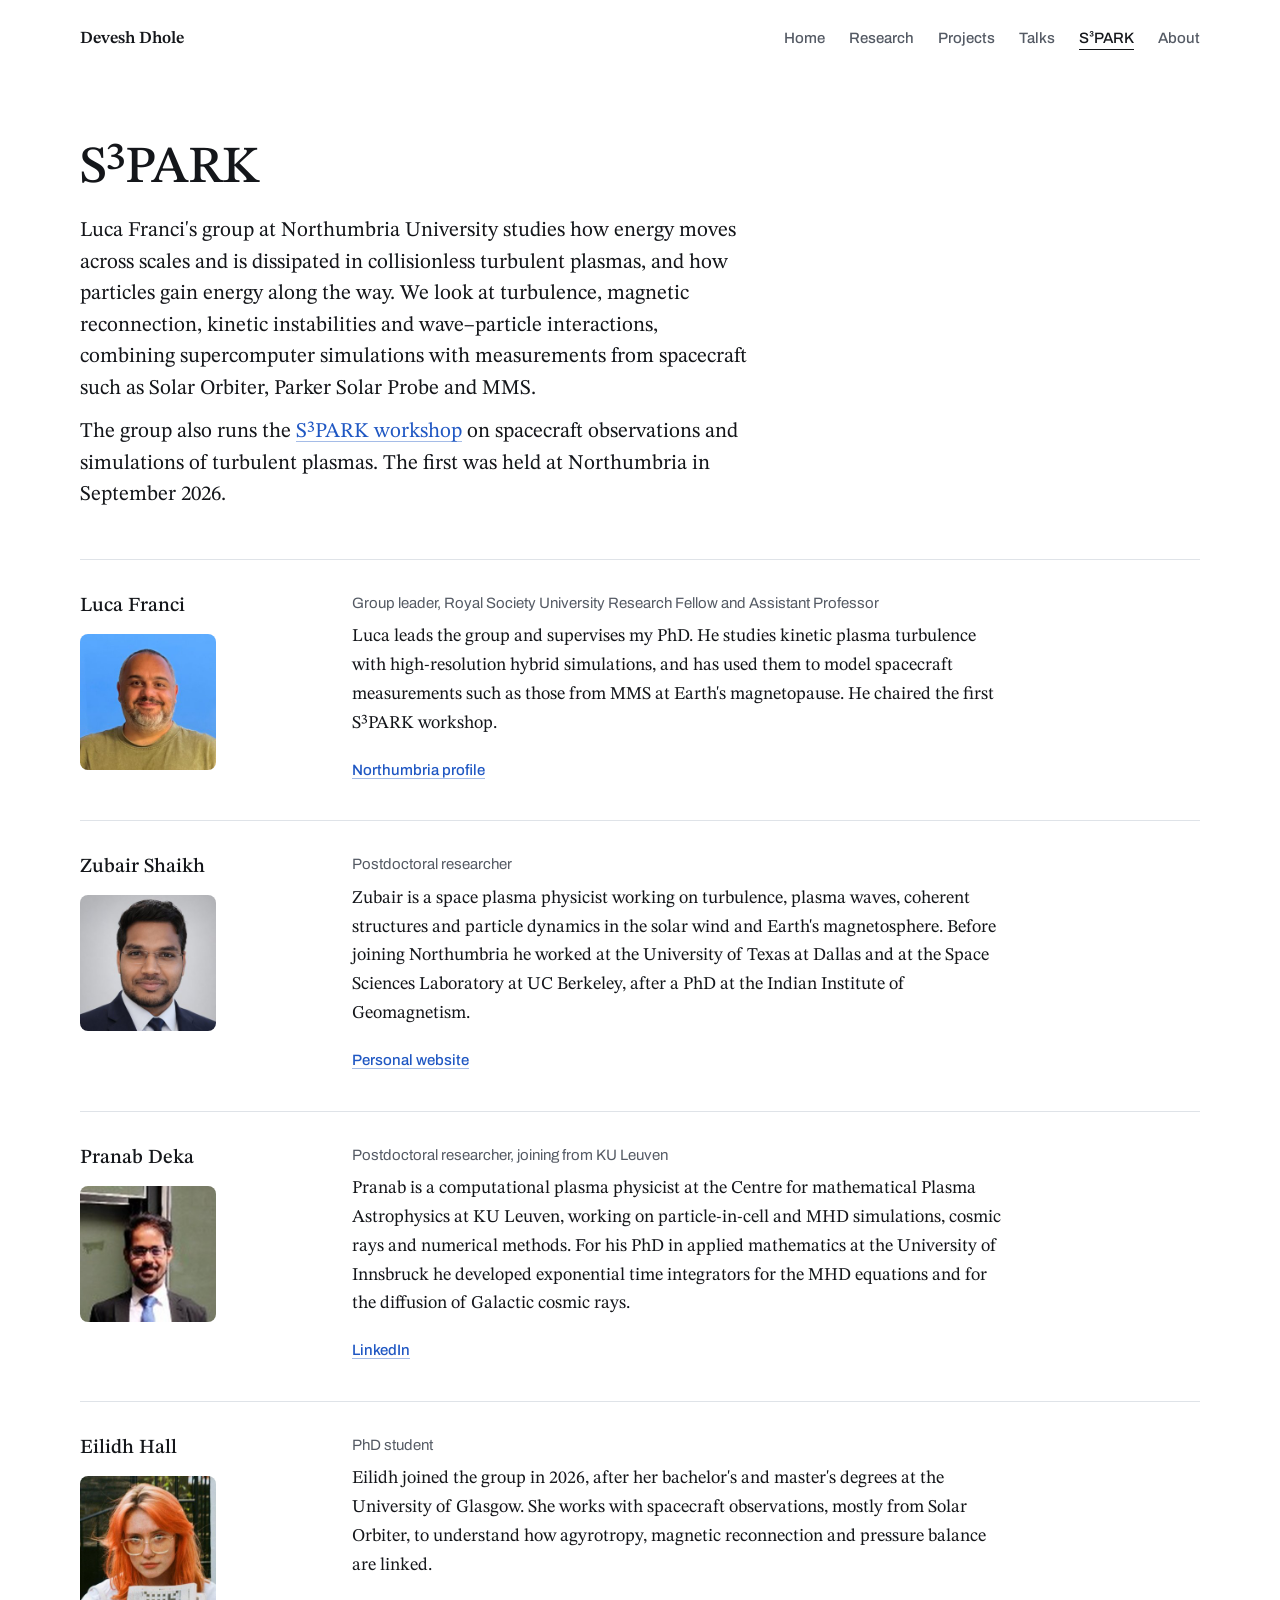
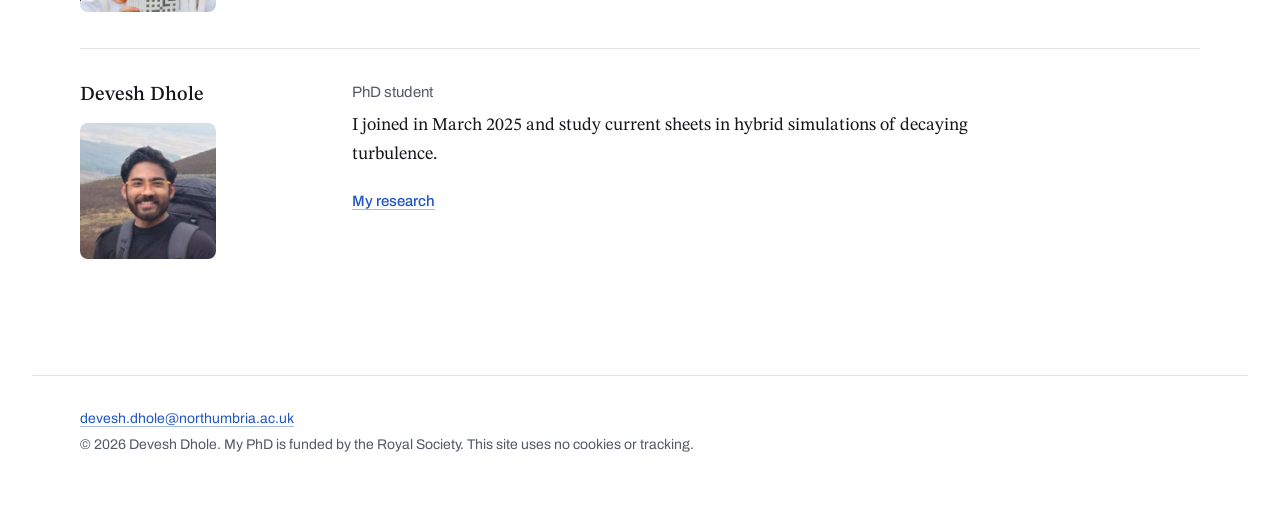
<file: s3park.html>
<!doctype html>
<html lang="en-GB">
<head>
<meta charset="utf-8">
<meta name="viewport" content="width=device-width, initial-scale=1">
<title>S³PARK – Devesh Dhole</title>
<meta name="description" content="Members of Luca Franci's S³PARK group at Northumbria University.">
<meta name="author" content="Devesh Dhole">
<meta property="og:type" content="website">
<meta property="og:title" content="S³PARK – Devesh Dhole">
<meta property="og:description" content="Members of Luca Franci's S³PARK group at Northumbria University.">
<meta name="theme-color" content="#ffffff" media="(prefers-color-scheme: light)">
<meta name="theme-color" content="#0c1220" media="(prefers-color-scheme: dark)">
<link rel="icon" href="data:image/svg+xml,%3Csvg xmlns='http://www.w3.org/2000/svg' viewBox='0 0 32 32'%3E%3Crect width='32' height='32' rx='7' fill='%230c1220'/%3E%3Cpath d='M5 25C12 21 15 12 27 8' stroke='%23ff7262' stroke-width='3.5' fill='none' stroke-linecap='round'/%3E%3Cpath d='M5 14C9 12 11 8 15 6' stroke='%237fa9ff' stroke-width='3' fill='none' stroke-linecap='round'/%3E%3C/svg%3E">
<link rel="preconnect" href="https://fonts.googleapis.com">
<link rel="preconnect" href="https://fonts.gstatic.com" crossorigin>
<link rel="stylesheet" href="https://fonts.googleapis.com/css2?family=Archivo:wght@400;500;600&family=STIX+Two+Text:ital,wght@0,400;0,500;0,600;1,400;1,500&display=swap">
<link rel="stylesheet" href="style.css">
</head>
<body>
<a class="skip" href="#main">Skip to content</a>

<!-- The header and footer are the same on every page: if you change the menu, change it in all six files. -->
<header class="site-header wrap">
  <a class="site-name" href="index.html">Devesh Dhole</a>
  <nav class="site-nav" aria-label="Main">
    <ul>
      <li><a href="index.html">Home</a></li>
      <li><a href="research.html">Research</a></li>
      <li><a href="projects.html">Projects</a></li>
      <li><a href="talks.html">Talks</a></li>
      <li><a href="s3park.html" aria-current="page">S³PARK</a></li>
      <li><a href="about.html">About</a></li>
    </ul>
  </nav>
</header>

<main id="main" class="page wrap">
  <header class="page-head">
    <h1>S³PARK</h1>
    <p class="lead">Luca Franci's group at Northumbria University studies how energy moves across scales and is dissipated in collisionless turbulent plasmas, and how particles gain energy along the way. We look at turbulence, magnetic reconnection, kinetic instabilities and wave–particle interactions, combining supercomputer simulations with measurements from spacecraft such as Solar Orbiter, Parker Solar Probe and MMS.</p>
    <p class="lead">The group also runs the <a href="https://www.northumbria.ac.uk/about-us/our-schools/school-of-engineering-physics-and-mathematics/s3park-workshop/" target="_blank" rel="noopener" aria-describedby="new-tab">S³PARK workshop</a> on spacecraft observations and simulations of turbulent plasmas. The first was held at Northumbria in September 2026.</p>
  </header>

  <section class="row" aria-labelledby="franci">
    <div class="person-head">
      <h2 id="franci">Luca Franci</h2>
      <img class="person-photo" src="images/people/luca.jpg" width="320" height="320" loading="lazy" alt="Photo of Luca Franci">
    </div>
    <div class="row-body">
      <p class="row-meta">Group leader, Royal Society University Research Fellow and Assistant Professor</p>
      <p>Luca leads the group and supervises my PhD. He studies kinetic plasma turbulence with high-resolution hybrid simulations, and has used them to model spacecraft measurements such as those from MMS at Earth's magnetopause. He chaired the first S³PARK workshop.</p>
      <p class="row-link"><a href="https://northumbria.ac.uk/about-us/our-staff/f/luca-franci" target="_blank" rel="noopener" aria-describedby="new-tab">Northumbria profile</a></p>
    </div>
  </section>

  <section class="row" aria-labelledby="shaikh">
    <div class="person-head">
      <h2 id="shaikh">Zubair Shaikh</h2>
      <img class="person-photo" src="images/people/zubair.jpg" width="320" height="320" loading="lazy" alt="Photo of Zubair Shaikh">
    </div>
    <div class="row-body">
      <p class="row-meta">Postdoctoral researcher</p>
      <p>Zubair is a space plasma physicist working on turbulence, plasma waves, coherent structures and particle dynamics in the solar wind and Earth's magnetosphere. Before joining Northumbria he worked at the University of Texas at Dallas and at the Space Sciences Laboratory at UC Berkeley, after a PhD at the Indian Institute of Geomagnetism.</p>
      <p class="row-link"><a href="https://sites.google.com/view/shaikhzubair/" target="_blank" rel="noopener" aria-describedby="new-tab">Personal website</a></p>
    </div>
  </section>

  <section class="row" aria-labelledby="deka">
    <div class="person-head">
      <h2 id="deka">Pranab Deka</h2>
      <img class="person-photo" src="images/people/pranab.jpg" width="320" height="320" loading="lazy" alt="Photo of Pranab Deka">
    </div>
    <div class="row-body">
      <p class="row-meta">Postdoctoral researcher, joining from KU Leuven</p>
      <p>Pranab is a computational plasma physicist at the Centre for mathematical Plasma Astrophysics at KU Leuven, working on particle-in-cell and MHD simulations, cosmic rays and numerical methods. For his PhD in applied mathematics at the University of Innsbruck he developed exponential time integrators for the MHD equations and for the diffusion of Galactic cosmic rays.</p>
      <p class="row-link"><a href="https://www.linkedin.com/in/pranab-j-deka-6207a4220/" target="_blank" rel="noopener" aria-describedby="new-tab">LinkedIn</a></p>
    </div>
  </section>

  <section class="row" aria-labelledby="hall">
    <div class="person-head">
      <h2 id="hall">Eilidh Hall</h2>
      <img class="person-photo" src="images/people/eilidh.jpg" width="320" height="320" loading="lazy" alt="Photo of Eilidh Hall">
    </div>
    <div class="row-body">
      <p class="row-meta">PhD student</p>
      <p>Eilidh joined the group in 2026, after her bachelor's and master's degrees at the University of Glasgow. She works with spacecraft observations, mostly from Solar Orbiter, to understand how agyrotropy, magnetic reconnection and pressure balance are linked.</p>
    </div>
  </section>

  <section class="row" aria-labelledby="dhole">
    <div class="person-head">
      <h2 id="dhole">Devesh Dhole</h2>
      <img class="person-photo" src="images/people/devesh.jpg" width="320" height="320" loading="lazy" alt="Photo of Devesh Dhole">
    </div>
    <div class="row-body">
      <p class="row-meta">PhD student</p>
      <p>I joined in March 2025 and study current sheets in hybrid simulations of decaying turbulence.</p>
      <p class="row-link"><a href="research.html">My research</a></p>
    </div>
  </section>
</main>

<footer class="site-footer wrap">
  <p><a href="mailto:devesh.dhole@northumbria.ac.uk">devesh.dhole@northumbria.ac.uk</a></p>
  <p>© 2026 Devesh Dhole. My PhD is funded by the Royal Society. This site uses no cookies or tracking.</p>
</footer>
<span id="new-tab" hidden>Opens in a new tab</span>
</body>
</html>
</file>
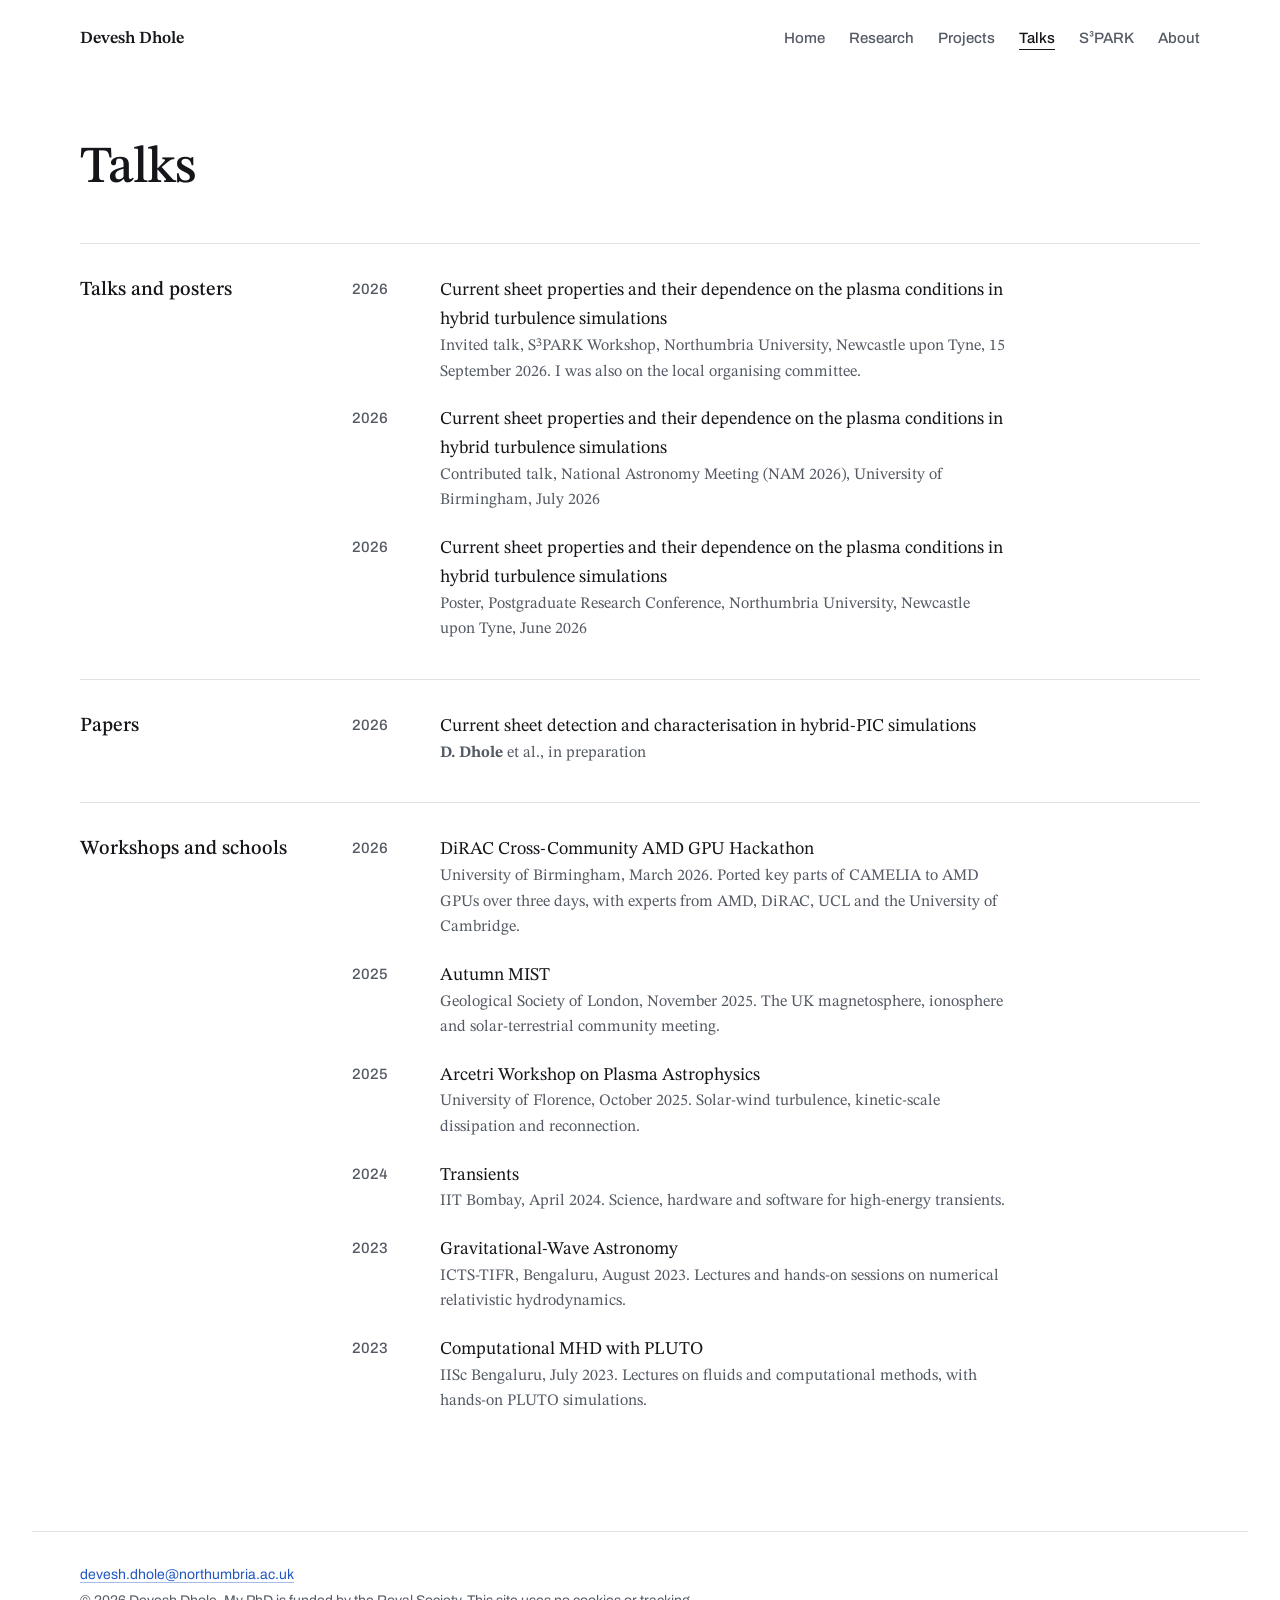
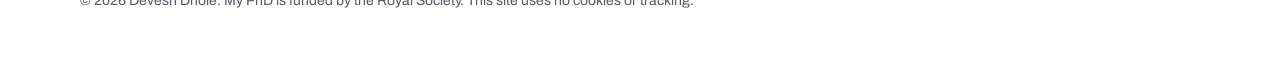
<file: talks.html>
<!doctype html>
<html lang="en-GB">
<head>
<meta charset="utf-8">
<meta name="viewport" content="width=device-width, initial-scale=1">
<title>Talks – Devesh Dhole</title>
<meta name="description" content="Talks, posters, papers and workshops by Devesh Dhole.">
<meta name="author" content="Devesh Dhole">
<meta property="og:type" content="website">
<meta property="og:title" content="Talks – Devesh Dhole">
<meta property="og:description" content="Talks, posters, papers and workshops by Devesh Dhole.">
<meta name="theme-color" content="#ffffff" media="(prefers-color-scheme: light)">
<meta name="theme-color" content="#0c1220" media="(prefers-color-scheme: dark)">
<link rel="icon" href="data:image/svg+xml,%3Csvg xmlns='http://www.w3.org/2000/svg' viewBox='0 0 32 32'%3E%3Crect width='32' height='32' rx='7' fill='%230c1220'/%3E%3Cpath d='M5 25C12 21 15 12 27 8' stroke='%23ff7262' stroke-width='3.5' fill='none' stroke-linecap='round'/%3E%3Cpath d='M5 14C9 12 11 8 15 6' stroke='%237fa9ff' stroke-width='3' fill='none' stroke-linecap='round'/%3E%3C/svg%3E">
<link rel="preconnect" href="https://fonts.googleapis.com">
<link rel="preconnect" href="https://fonts.gstatic.com" crossorigin>
<link rel="stylesheet" href="https://fonts.googleapis.com/css2?family=Archivo:wght@400;500;600&family=STIX+Two+Text:ital,wght@0,400;0,500;0,600;1,400;1,500&display=swap">
<link rel="stylesheet" href="style.css">
</head>
<body>
<a class="skip" href="#main">Skip to content</a>

<!-- The header and footer are the same on every page: if you change the menu, change it in all six files. -->
<header class="site-header wrap">
  <a class="site-name" href="index.html">Devesh Dhole</a>
  <nav class="site-nav" aria-label="Main">
    <ul>
      <li><a href="index.html">Home</a></li>
      <li><a href="research.html">Research</a></li>
      <li><a href="projects.html">Projects</a></li>
      <li><a href="talks.html" aria-current="page">Talks</a></li>
      <li><a href="s3park.html">S³PARK</a></li>
      <li><a href="about.html">About</a></li>
    </ul>
  </nav>
</header>

<main id="main" class="page wrap">
  <header class="page-head">
    <h1>Talks</h1>
  </header>

  <section class="row" aria-labelledby="talks-h">
    <h2 id="talks-h">Talks and posters</h2>
    <div class="row-body">
      <ol class="entries">
        <li class="entry">
          <span class="entry-year">2026</span>
          <div>
            <p>Current sheet properties and their dependence on the plasma conditions in hybrid turbulence simulations</p>
            <p class="entry-meta">Invited talk, S³PARK Workshop, Northumbria University, Newcastle upon Tyne, 15 September 2026. I was also on the local organising committee.</p>
          </div>
        </li>
        <li class="entry">
          <span class="entry-year">2026</span>
          <div>
            <p>Current sheet properties and their dependence on the plasma conditions in hybrid turbulence simulations</p>
            <p class="entry-meta">Contributed talk, National Astronomy Meeting (NAM 2026), University of Birmingham, July 2026</p>
          </div>
        </li>
        <li class="entry">
          <span class="entry-year">2026</span>
          <div>
            <p>Current sheet properties and their dependence on the plasma conditions in hybrid turbulence simulations</p>
            <p class="entry-meta">Poster, Postgraduate Research Conference, Northumbria University, Newcastle upon Tyne, June 2026</p>
          </div>
        </li>
      </ol>
    </div>
  </section>

  <section class="row" aria-labelledby="papers-h">
    <h2 id="papers-h">Papers</h2>
    <div class="row-body">
      <ol class="entries">
        <!-- EDIT: add papers newest first; copy this <li> block for each one -->
        <li class="entry">
          <span class="entry-year">2026</span>
          <div>
            <p>Current sheet detection and characterisation in hybrid-PIC simulations</p>
            <p class="entry-meta"><b>D. Dhole</b> et al., in preparation</p>
          </div>
        </li>
      </ol>
    </div>
  </section>

  <section class="row" aria-labelledby="meetings-h">
    <h2 id="meetings-h">Workshops and schools</h2>
    <div class="row-body">
      <ol class="entries">
        <li class="entry">
          <span class="entry-year">2026</span>
          <div>
            <p>DiRAC Cross-Community AMD GPU Hackathon</p>
            <p class="entry-meta">University of Birmingham, March 2026. Ported key parts of CAMELIA to AMD GPUs over three days, with experts from AMD, DiRAC, UCL and the University of Cambridge.</p>
          </div>
        </li>
        <li class="entry">
          <span class="entry-year">2025</span>
          <div>
            <p>Autumn MIST</p>
            <p class="entry-meta">Geological Society of London, November 2025. The UK magnetosphere, ionosphere and solar-terrestrial community meeting.</p>
          </div>
        </li>
        <li class="entry">
          <span class="entry-year">2025</span>
          <div>
            <p>Arcetri Workshop on Plasma Astrophysics</p>
            <p class="entry-meta">University of Florence, October 2025. Solar-wind turbulence, kinetic-scale dissipation and reconnection.</p>
          </div>
        </li>
        <li class="entry">
          <span class="entry-year">2024</span>
          <div>
            <p>Transients</p>
            <p class="entry-meta">IIT Bombay, April 2024. Science, hardware and software for high-energy transients.</p>
          </div>
        </li>
        <li class="entry">
          <span class="entry-year">2023</span>
          <div>
            <p>Gravitational-Wave Astronomy</p>
            <p class="entry-meta">ICTS-TIFR, Bengaluru, August 2023. Lectures and hands-on sessions on numerical relativistic hydrodynamics.</p>
          </div>
        </li>
        <li class="entry">
          <span class="entry-year">2023</span>
          <div>
            <p>Computational MHD with PLUTO</p>
            <p class="entry-meta">IISc Bengaluru, July 2023. Lectures on fluids and computational methods, with hands-on PLUTO simulations.</p>
          </div>
        </li>
      </ol>
    </div>
  </section>
</main>

<footer class="site-footer wrap">
  <p><a href="mailto:devesh.dhole@northumbria.ac.uk">devesh.dhole@northumbria.ac.uk</a></p>
  <p>© 2026 Devesh Dhole. My PhD is funded by the Royal Society. This site uses no cookies or tracking.</p>
</footer>
<span id="new-tab" hidden>Opens in a new tab</span>
</body>
</html>
</file>
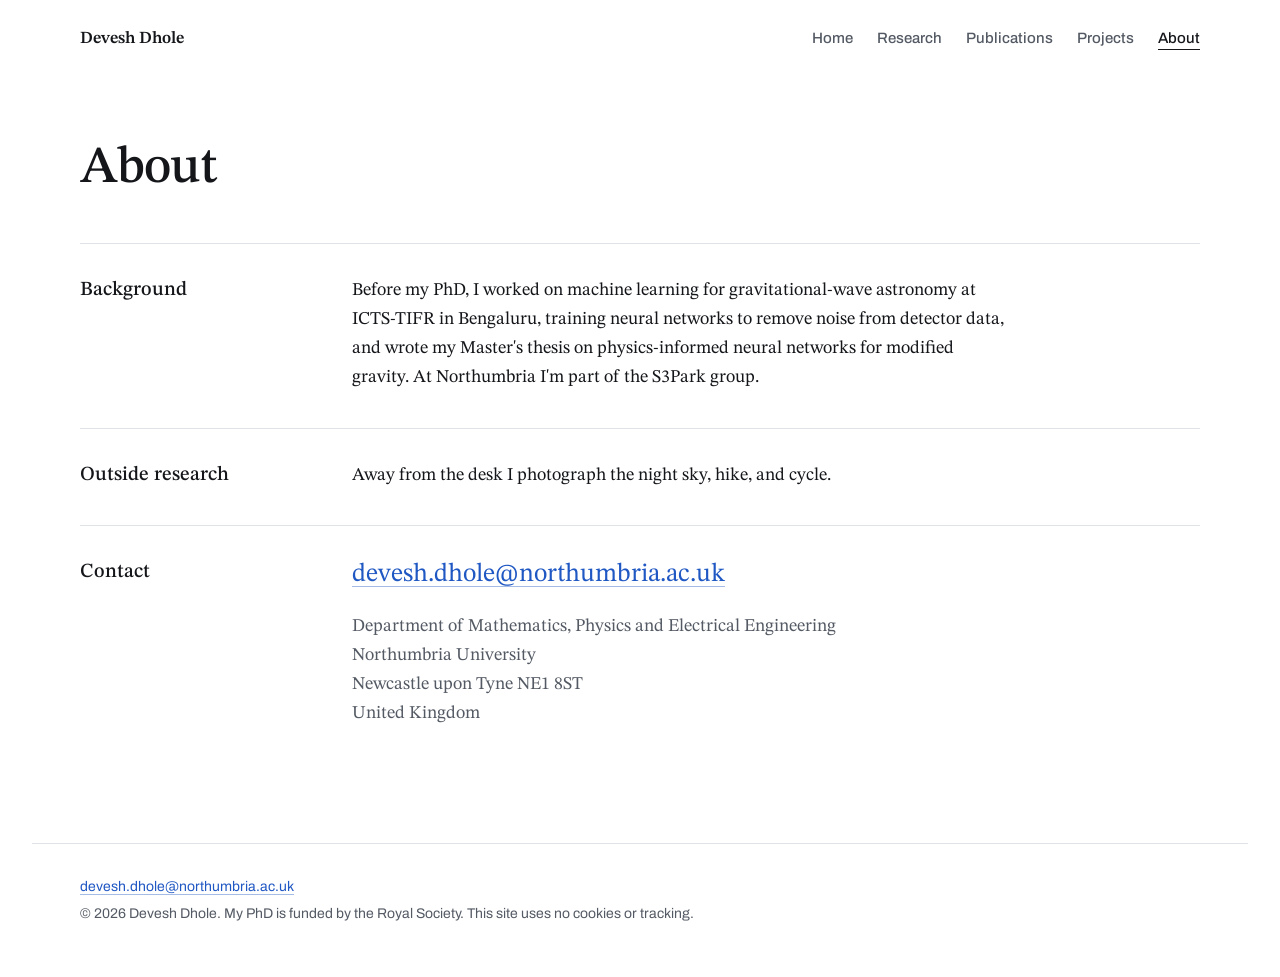
<file: website/about.html>
<!doctype html>
<html lang="en-GB">
<head>
<meta charset="utf-8">
<meta name="viewport" content="width=device-width, initial-scale=1">
<title>About – Devesh Dhole</title>
<meta name="description" content="Background and contact details for Devesh Dhole.">
<meta name="author" content="Devesh Dhole">
<meta property="og:type" content="website">
<meta property="og:title" content="About – Devesh Dhole">
<meta property="og:description" content="Background and contact details for Devesh Dhole.">
<meta name="theme-color" content="#ffffff" media="(prefers-color-scheme: light)">
<meta name="theme-color" content="#0c1220" media="(prefers-color-scheme: dark)">
<link rel="icon" href="data:image/svg+xml,%3Csvg xmlns='http://www.w3.org/2000/svg' viewBox='0 0 32 32'%3E%3Crect width='32' height='32' rx='7' fill='%230c1220'/%3E%3Cpath d='M5 25C12 21 15 12 27 8' stroke='%23ff7262' stroke-width='3.5' fill='none' stroke-linecap='round'/%3E%3Cpath d='M5 14C9 12 11 8 15 6' stroke='%237fa9ff' stroke-width='3' fill='none' stroke-linecap='round'/%3E%3C/svg%3E">
<link rel="preconnect" href="https://fonts.googleapis.com">
<link rel="preconnect" href="https://fonts.gstatic.com" crossorigin>
<link rel="stylesheet" href="https://fonts.googleapis.com/css2?family=Archivo:wght@400;500;600&family=STIX+Two+Text:ital,wght@0,400;0,500;0,600;1,400;1,500&display=swap">
<link rel="stylesheet" href="style.css">
</head>
<body>
<a class="skip" href="#main">Skip to content</a>

<!-- The header and footer are the same on every page: if you change the menu, change it in all five files. -->
<header class="site-header wrap">
  <a class="site-name" href="index.html">Devesh Dhole</a>
  <nav class="site-nav" aria-label="Main">
    <ul>
      <li><a href="index.html">Home</a></li>
      <li><a href="research.html">Research</a></li>
      <li><a href="publications.html">Publications</a></li>
      <li><a href="projects.html">Projects</a></li>
      <li><a href="about.html" aria-current="page">About</a></li>
    </ul>
  </nav>
</header>

<main id="main" class="page wrap">
  <header class="page-head">
    <h1>About</h1>
  </header>

  <section class="row" aria-labelledby="background">
    <h2 id="background">Background</h2>
    <div class="row-body">
      <p>Before my PhD, I worked on machine learning for gravitational-wave astronomy at ICTS-TIFR in Bengaluru, training neural networks to remove noise from detector data, and wrote my Master's thesis on physics-informed neural networks for modified gravity. At Northumbria I'm part of the S3Park group.</p>
    </div>
  </section>

  <section class="row" aria-labelledby="outside">
    <h2 id="outside">Outside research</h2>
    <div class="row-body">
      <p>Away from the desk I photograph the night sky, hike, and cycle.</p>
    </div>
  </section>

  <section class="row" id="contact" aria-labelledby="contact-h">
    <h2 id="contact-h">Contact</h2>
    <div class="row-body">
      <p class="email"><a href="mailto:devesh.dhole@northumbria.ac.uk">devesh.dhole@northumbria.ac.uk</a></p>
      <address>
        Department of Mathematics, Physics and Electrical Engineering<br>
        Northumbria University<br>
        Newcastle upon Tyne NE1 8ST<br>
        United Kingdom
      </address>
    </div>
  </section>
</main>

<footer class="site-footer wrap">
  <p><a href="mailto:devesh.dhole@northumbria.ac.uk">devesh.dhole@northumbria.ac.uk</a></p>
  <p>© 2026 Devesh Dhole. My PhD is funded by the Royal Society. This site uses no cookies or tracking.</p>
</footer>
</body>
</html>
</file>
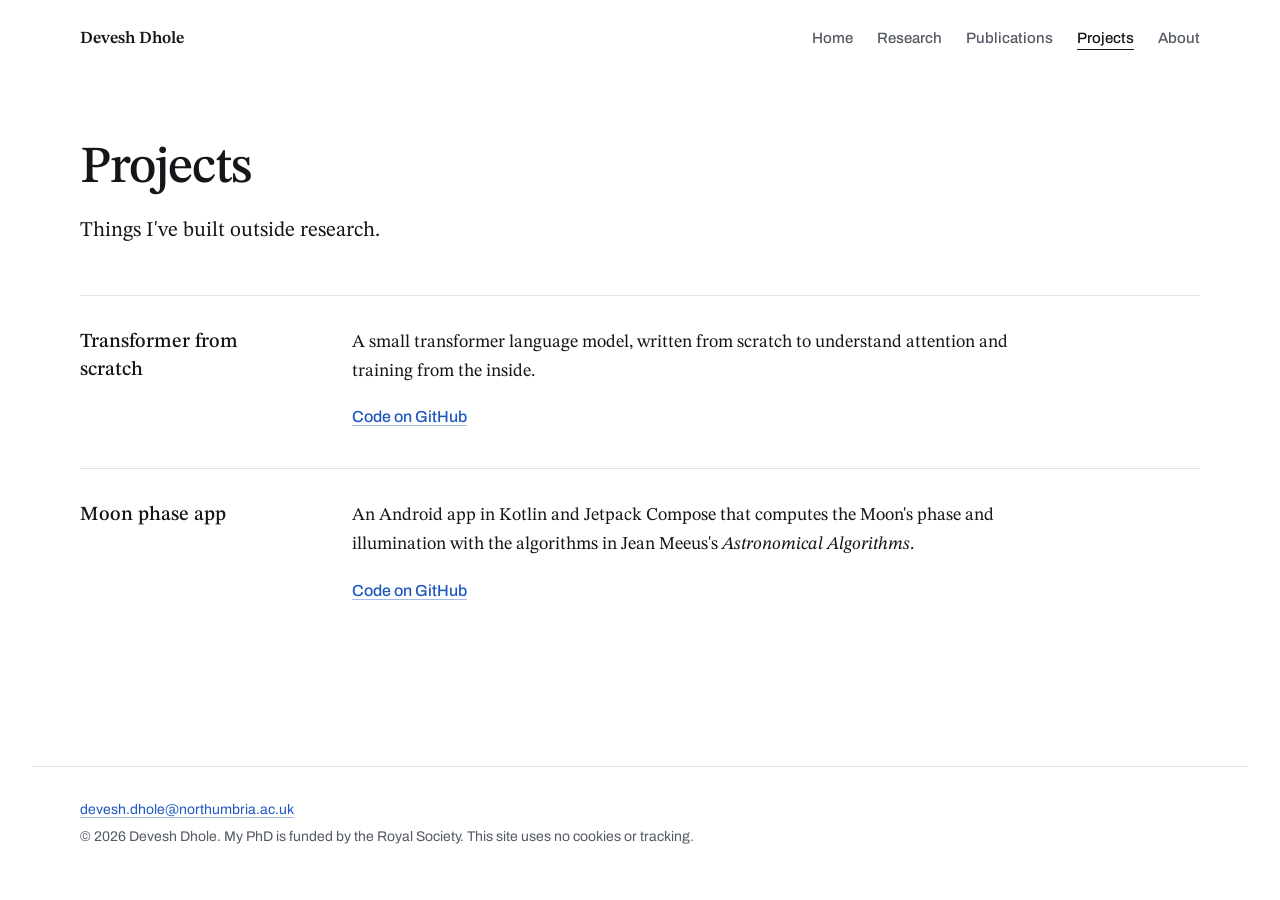
<file: website/projects.html>
<!doctype html>
<html lang="en-GB">
<head>
<meta charset="utf-8">
<meta name="viewport" content="width=device-width, initial-scale=1">
<title>Projects – Devesh Dhole</title>
<meta name="description" content="Things Devesh Dhole has built outside research.">
<meta name="author" content="Devesh Dhole">
<meta property="og:type" content="website">
<meta property="og:title" content="Projects – Devesh Dhole">
<meta property="og:description" content="Things Devesh Dhole has built outside research.">
<meta name="theme-color" content="#ffffff" media="(prefers-color-scheme: light)">
<meta name="theme-color" content="#0c1220" media="(prefers-color-scheme: dark)">
<link rel="icon" href="data:image/svg+xml,%3Csvg xmlns='http://www.w3.org/2000/svg' viewBox='0 0 32 32'%3E%3Crect width='32' height='32' rx='7' fill='%230c1220'/%3E%3Cpath d='M5 25C12 21 15 12 27 8' stroke='%23ff7262' stroke-width='3.5' fill='none' stroke-linecap='round'/%3E%3Cpath d='M5 14C9 12 11 8 15 6' stroke='%237fa9ff' stroke-width='3' fill='none' stroke-linecap='round'/%3E%3C/svg%3E">
<link rel="preconnect" href="https://fonts.googleapis.com">
<link rel="preconnect" href="https://fonts.gstatic.com" crossorigin>
<link rel="stylesheet" href="https://fonts.googleapis.com/css2?family=Archivo:wght@400;500;600&family=STIX+Two+Text:ital,wght@0,400;0,500;0,600;1,400;1,500&display=swap">
<link rel="stylesheet" href="style.css">
</head>
<body>
<a class="skip" href="#main">Skip to content</a>

<!-- The header and footer are the same on every page: if you change the menu, change it in all five files. -->
<header class="site-header wrap">
  <a class="site-name" href="index.html">Devesh Dhole</a>
  <nav class="site-nav" aria-label="Main">
    <ul>
      <li><a href="index.html">Home</a></li>
      <li><a href="research.html">Research</a></li>
      <li><a href="publications.html">Publications</a></li>
      <li><a href="projects.html" aria-current="page">Projects</a></li>
      <li><a href="about.html">About</a></li>
    </ul>
  </nav>
</header>

<main id="main" class="page wrap">
  <header class="page-head">
    <h1>Projects</h1>
    <p class="lead">Things I've built outside research.</p>
  </header>

  <!-- EDIT: point the "Code on GitHub" links at your repositories -->
  <section class="row" aria-labelledby="transformer">
    <h2 id="transformer">Transformer from scratch</h2>
    <div class="row-body">
      <p>A small transformer language model, written from scratch to understand attention and training from the inside.</p>
      <p class="row-link"><a href="#">Code on GitHub</a></p>
    </div>
  </section>

  <section class="row" aria-labelledby="moon">
    <h2 id="moon">Moon phase app</h2>
    <div class="row-body">
      <p>An Android app in Kotlin and Jetpack Compose that computes the Moon's phase and illumination with the algorithms in Jean Meeus's <i>Astronomical Algorithms</i>.</p>
      <p class="row-link"><a href="#">Code on GitHub</a></p>
    </div>
  </section>
</main>

<footer class="site-footer wrap">
  <p><a href="mailto:devesh.dhole@northumbria.ac.uk">devesh.dhole@northumbria.ac.uk</a></p>
  <p>© 2026 Devesh Dhole. My PhD is funded by the Royal Society. This site uses no cookies or tracking.</p>
</footer>
</body>
</html>
</file>
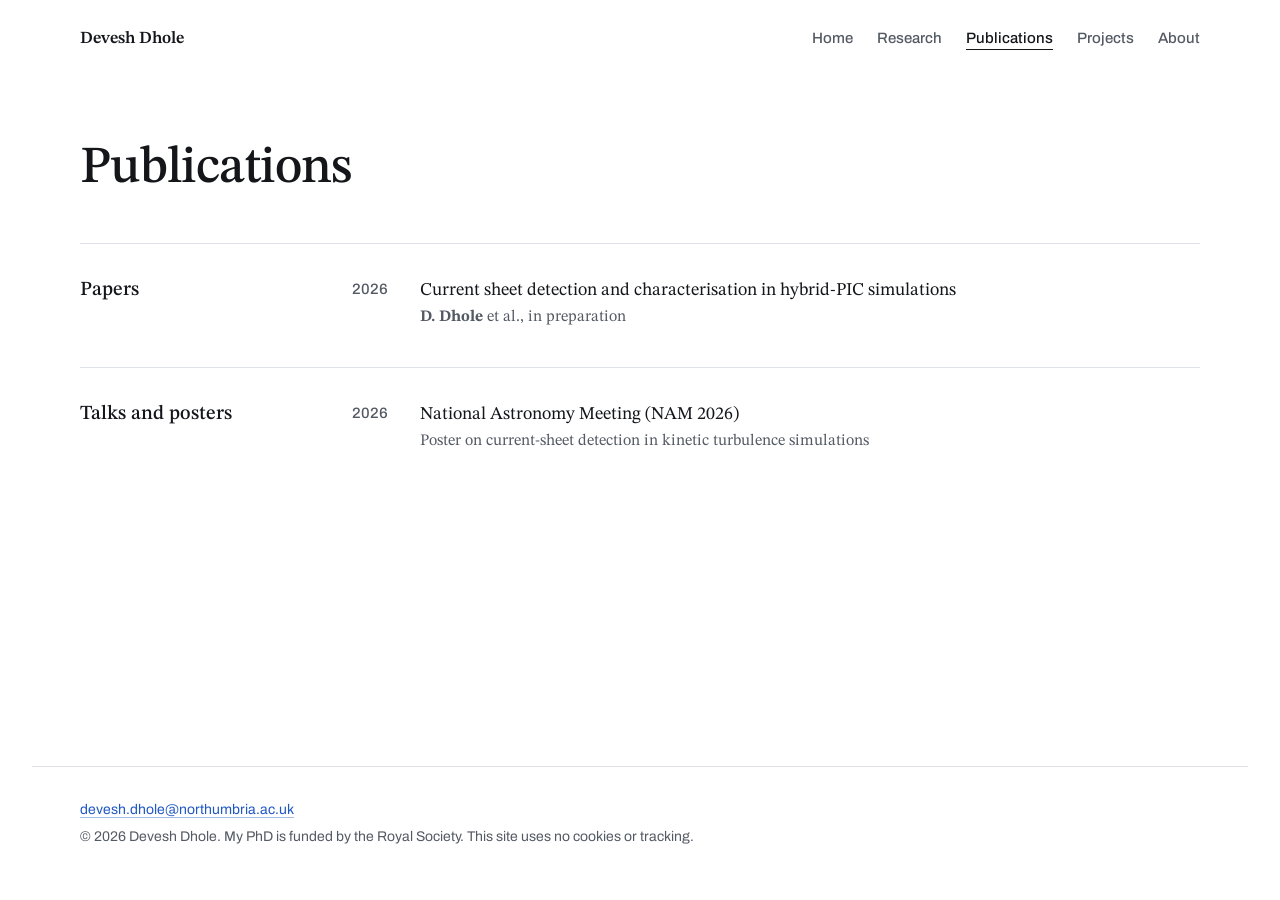
<file: website/publications.html>
<!doctype html>
<html lang="en-GB">
<head>
<meta charset="utf-8">
<meta name="viewport" content="width=device-width, initial-scale=1">
<title>Publications – Devesh Dhole</title>
<meta name="description" content="Papers, talks and posters by Devesh Dhole.">
<meta name="author" content="Devesh Dhole">
<meta property="og:type" content="website">
<meta property="og:title" content="Publications – Devesh Dhole">
<meta property="og:description" content="Papers, talks and posters by Devesh Dhole.">
<meta name="theme-color" content="#ffffff" media="(prefers-color-scheme: light)">
<meta name="theme-color" content="#0c1220" media="(prefers-color-scheme: dark)">
<link rel="icon" href="data:image/svg+xml,%3Csvg xmlns='http://www.w3.org/2000/svg' viewBox='0 0 32 32'%3E%3Crect width='32' height='32' rx='7' fill='%230c1220'/%3E%3Cpath d='M5 25C12 21 15 12 27 8' stroke='%23ff7262' stroke-width='3.5' fill='none' stroke-linecap='round'/%3E%3Cpath d='M5 14C9 12 11 8 15 6' stroke='%237fa9ff' stroke-width='3' fill='none' stroke-linecap='round'/%3E%3C/svg%3E">
<link rel="preconnect" href="https://fonts.googleapis.com">
<link rel="preconnect" href="https://fonts.gstatic.com" crossorigin>
<link rel="stylesheet" href="https://fonts.googleapis.com/css2?family=Archivo:wght@400;500;600&family=STIX+Two+Text:ital,wght@0,400;0,500;0,600;1,400;1,500&display=swap">
<link rel="stylesheet" href="style.css">
</head>
<body>
<a class="skip" href="#main">Skip to content</a>

<!-- The header and footer are the same on every page: if you change the menu, change it in all five files. -->
<header class="site-header wrap">
  <a class="site-name" href="index.html">Devesh Dhole</a>
  <nav class="site-nav" aria-label="Main">
    <ul>
      <li><a href="index.html">Home</a></li>
      <li><a href="research.html">Research</a></li>
      <li><a href="publications.html" aria-current="page">Publications</a></li>
      <li><a href="projects.html">Projects</a></li>
      <li><a href="about.html">About</a></li>
    </ul>
  </nav>
</header>

<main id="main" class="page wrap">
  <header class="page-head">
    <h1>Publications</h1>
  </header>

  <section class="row" aria-labelledby="papers">
    <h2 id="papers">Papers</h2>
    <div class="row-body">
      <ol class="entries">
        <!-- EDIT: add papers newest first; copy this <li> block for each one -->
        <li class="entry">
          <span class="entry-year">2026</span>
          <div>
            <p>Current sheet detection and characterisation in hybrid-PIC simulations</p>
            <p class="entry-meta"><b>D. Dhole</b> et al., in preparation</p>
          </div>
        </li>
      </ol>
    </div>
  </section>

  <section class="row" aria-labelledby="talks">
    <h2 id="talks">Talks and posters</h2>
    <div class="row-body">
      <ol class="entries">
        <!-- EDIT: add new talks and posters at the top of this list -->
        <li class="entry">
          <span class="entry-year">2026</span>
          <div>
            <p>National Astronomy Meeting (NAM 2026)</p>
            <p class="entry-meta">Poster on current-sheet detection in kinetic turbulence simulations</p>
          </div>
        </li>
      </ol>
    </div>
  </section>
</main>

<footer class="site-footer wrap">
  <p><a href="mailto:devesh.dhole@northumbria.ac.uk">devesh.dhole@northumbria.ac.uk</a></p>
  <p>© 2026 Devesh Dhole. My PhD is funded by the Royal Society. This site uses no cookies or tracking.</p>
</footer>
</body>
</html>
</file>
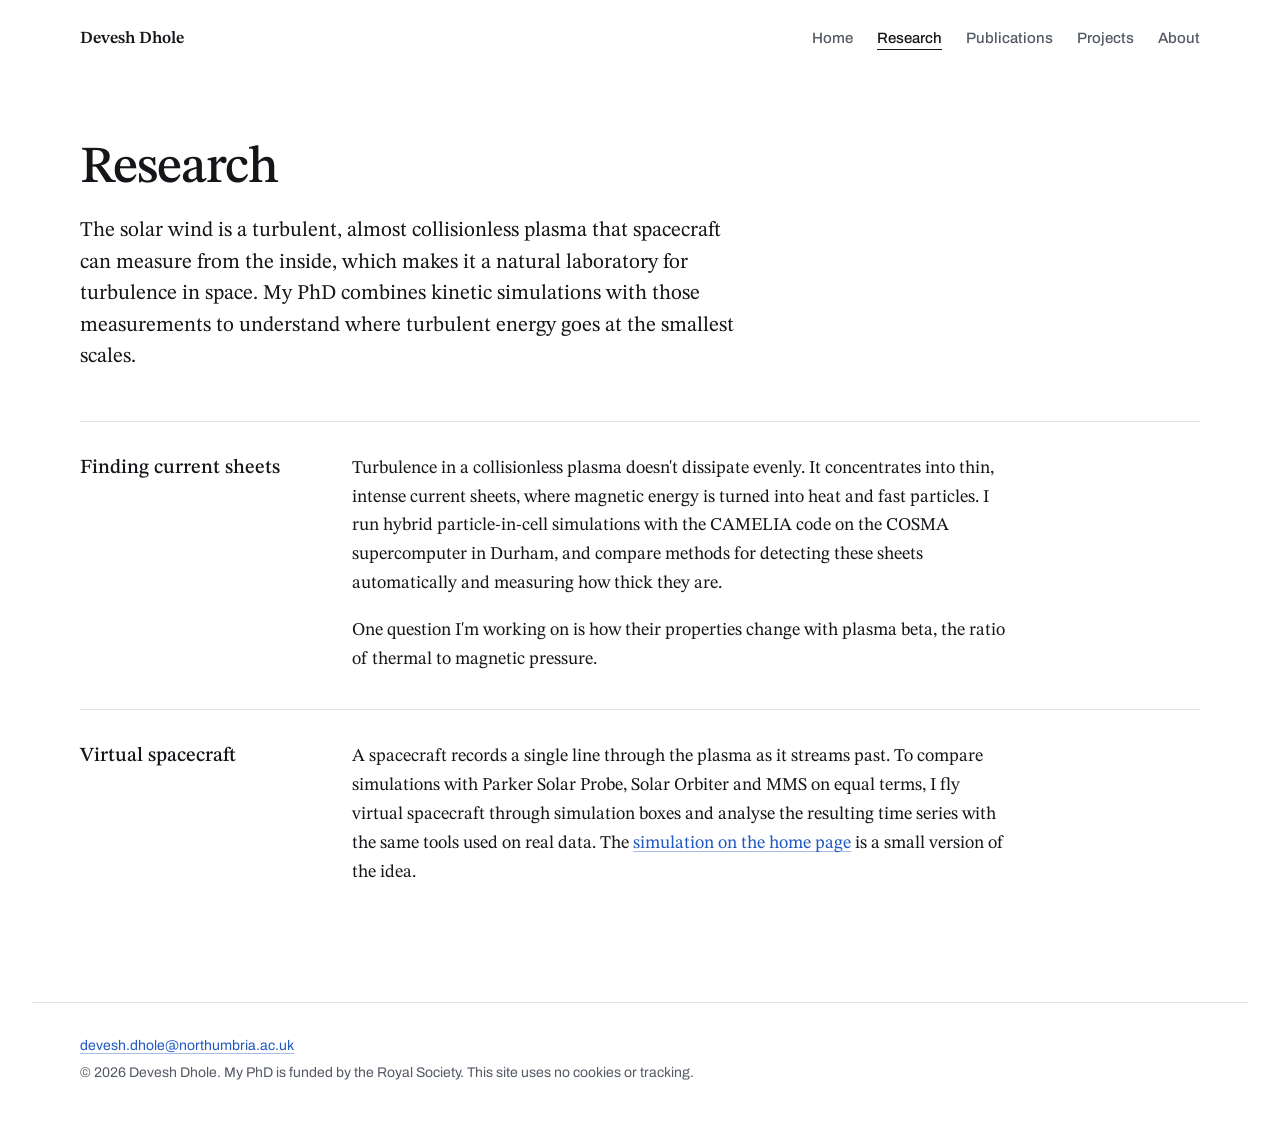
<file: website/research.html>
<!doctype html>
<html lang="en-GB">
<head>
<meta charset="utf-8">
<meta name="viewport" content="width=device-width, initial-scale=1">
<title>Research – Devesh Dhole</title>
<meta name="description" content="Current sheets in kinetic plasma turbulence, and virtual spacecraft flown through hybrid-PIC simulations.">
<meta name="author" content="Devesh Dhole">
<meta property="og:type" content="website">
<meta property="og:title" content="Research – Devesh Dhole">
<meta property="og:description" content="Current sheets in kinetic plasma turbulence, and virtual spacecraft flown through hybrid-PIC simulations.">
<meta name="theme-color" content="#ffffff" media="(prefers-color-scheme: light)">
<meta name="theme-color" content="#0c1220" media="(prefers-color-scheme: dark)">
<link rel="icon" href="data:image/svg+xml,%3Csvg xmlns='http://www.w3.org/2000/svg' viewBox='0 0 32 32'%3E%3Crect width='32' height='32' rx='7' fill='%230c1220'/%3E%3Cpath d='M5 25C12 21 15 12 27 8' stroke='%23ff7262' stroke-width='3.5' fill='none' stroke-linecap='round'/%3E%3Cpath d='M5 14C9 12 11 8 15 6' stroke='%237fa9ff' stroke-width='3' fill='none' stroke-linecap='round'/%3E%3C/svg%3E">
<link rel="preconnect" href="https://fonts.googleapis.com">
<link rel="preconnect" href="https://fonts.gstatic.com" crossorigin>
<link rel="stylesheet" href="https://fonts.googleapis.com/css2?family=Archivo:wght@400;500;600&family=STIX+Two+Text:ital,wght@0,400;0,500;0,600;1,400;1,500&display=swap">
<link rel="stylesheet" href="style.css">
</head>
<body>
<a class="skip" href="#main">Skip to content</a>

<!-- The header and footer are the same on every page: if you change the menu, change it in all five files. -->
<header class="site-header wrap">
  <a class="site-name" href="index.html">Devesh Dhole</a>
  <nav class="site-nav" aria-label="Main">
    <ul>
      <li><a href="index.html">Home</a></li>
      <li><a href="research.html" aria-current="page">Research</a></li>
      <li><a href="publications.html">Publications</a></li>
      <li><a href="projects.html">Projects</a></li>
      <li><a href="about.html">About</a></li>
    </ul>
  </nav>
</header>

<main id="main" class="page wrap">
  <header class="page-head">
    <h1>Research</h1>
    <p class="lead">The solar wind is a turbulent, almost collisionless plasma that spacecraft can measure from the inside, which makes it a natural laboratory for turbulence in space. My PhD combines kinetic simulations with those measurements to understand where turbulent energy goes at the smallest scales.</p>
  </header>

  <section class="row" aria-labelledby="sheets">
    <h2 id="sheets">Finding current sheets</h2>
    <div class="row-body">
      <p>Turbulence in a collisionless plasma doesn't dissipate evenly. It concentrates into thin, intense current sheets, where magnetic energy is turned into heat and fast particles. I run hybrid particle-in-cell simulations with the CAMELIA code on the COSMA supercomputer in Durham, and compare methods for detecting these sheets automatically and measuring how thick they are.</p>
      <p>One question I'm working on is how their properties change with plasma beta, the ratio of thermal to magnetic pressure.</p>
    </div>
  </section>

  <section class="row" aria-labelledby="spacecraft">
    <h2 id="spacecraft">Virtual spacecraft</h2>
    <div class="row-body">
      <p>A spacecraft records a single line through the plasma as it streams past. To compare simulations with Parker Solar Probe, Solar Orbiter and MMS on equal terms, I fly virtual spacecraft through simulation boxes and analyse the resulting time series with the same tools used on real data. The <a href="index.html#fig1">simulation on the home page</a> is a small version of the idea.</p>
    </div>
  </section>
</main>

<footer class="site-footer wrap">
  <p><a href="mailto:devesh.dhole@northumbria.ac.uk">devesh.dhole@northumbria.ac.uk</a></p>
  <p>© 2026 Devesh Dhole. My PhD is funded by the Royal Society. This site uses no cookies or tracking.</p>
</footer>
</body>
</html>
</file>
<file: style.css>
/* Styles shared by every page. Colours are variables, so light and dark mode stay in sync. */
:root {
  --paper: #ffffff;
  --ink: #14161a;
  --slate: #545a64;
  --rule: #dfe3e8;
  --blue: #1f57c3;
  --green: #17834a;
  --red: #c62f2a;
  /* diverging colour map for the current in the home-page figure, negative to positive */
  --cm-n2: #173e8c; --cm-n1: #7ea3df; --cm-0: #ffffff; --cm-p1: #eb9a8b; --cm-p2: #a51e1a;
  --fieldline: rgba(20, 22, 26, 0.5);
  --serif: "STIX Two Text", "STIX Two", "Times New Roman", Times, serif;
  --sans: "Archivo", "Helvetica Neue", Arial, sans-serif;
  color-scheme: light;
}
@media (prefers-color-scheme: dark) {
  :root {
    --paper: #0c1220;
    --ink: #e7eaf0;
    --slate: #9ba3b4;
    --rule: #253045;
    --blue: #7fa9ff;
    --green: #5dca8e;
    --red: #ff7262;
    --cm-n2: #b3cdff; --cm-n1: #27457f; --cm-0: #0c1220; --cm-p1: #803129; --cm-p2: #ffb09f;
    --fieldline: rgba(231, 234, 240, 0.34);
    color-scheme: dark;
  }
}

*, *::before, *::after { box-sizing: border-box; }
html { -webkit-text-size-adjust: 100%; text-size-adjust: 100%; }
@media (prefers-reduced-motion: no-preference) { html { scroll-behavior: smooth; } }
body {
  margin: 0;
  min-height: 100vh;
  min-height: 100dvh;
  display: flex;
  flex-direction: column;
  background: var(--paper);
  color: var(--ink);
  font: 400 1.125rem/1.6 var(--serif);
  font-kerning: normal;
  -webkit-font-smoothing: antialiased;
}
body > main { flex: 1 0 auto; }  /* keeps the footer at the bottom on short pages */
p { margin: 0 0 1em; }
a {
  color: var(--blue);
  text-decoration-line: underline;
  text-decoration-thickness: 1px;
  text-underline-offset: 0.18em;
  text-decoration-color: color-mix(in srgb, currentColor 40%, transparent);
}
a:hover { text-decoration-color: currentColor; }
:focus-visible { outline: 2px solid var(--blue); outline-offset: 3px; border-radius: 2px; }
sub { font-size: 0.72em; line-height: 0; }

.skip { position: absolute; left: -10000px; top: 0; }
.skip:focus { left: 1rem; top: 1rem; z-index: 10; background: var(--paper); padding: 0.5rem 0.75rem; font-family: var(--sans); }

.wrap { width: 100%; max-width: 76rem; margin-inline: auto; padding-inline: clamp(1.25rem, 4vw, 3rem); }

/* header */
.site-header {
  display: flex; flex-wrap: wrap; align-items: baseline; justify-content: space-between;
  gap: 0.5rem 2rem; padding-block: 1.5rem;
}
.site-name { font: 600 1.0625rem/1.3 var(--serif); color: var(--ink); text-decoration: none; }
.site-nav ul { list-style: none; margin: 0; padding: 0; display: flex; flex-wrap: wrap; gap: 0.25rem 1.5rem; }
.site-nav a { font: 500 0.9375rem/1.5 var(--sans); color: var(--slate); text-decoration: none; }
.site-nav a:hover,
.site-nav a[aria-current="page"] {
  color: var(--ink);
  text-decoration: underline; text-decoration-color: currentColor; text-underline-offset: 0.4em;
}
@media (max-width: 40rem) {
  .site-header { flex-direction: column; align-items: stretch; }
  .site-nav ul { justify-content: space-between; column-gap: 0.75rem; }
  .site-nav a { font-size: clamp(0.8125rem, 3.6vw, 0.9375rem); }
}

.lead { font-size: clamp(1.1875rem, 1.7vw, 1.3125rem); line-height: 1.5; max-width: 32em; }

/* home page: introduction, live figure and its caption */
.hero { display: grid; gap: 2rem; padding-block: clamp(1.5rem, 5vw, 4rem) clamp(3rem, 7vw, 5.5rem); }
.hero h1 {
  font: 500 clamp(2.5rem, 5vw, 4rem)/1.02 var(--serif);
  letter-spacing: -0.02em;
  margin: 0 0 1.5rem;
}
.hero .lead { margin-bottom: 1.25rem; }
.affil { color: var(--slate); max-width: 34em; margin-bottom: 1.75rem; }
.links { list-style: none; margin: 0; padding: 0; display: flex; flex-wrap: wrap; gap: 0.5rem 1.5rem; }
.links a { font: 500 1rem/1.5 var(--sans); }

.fig { margin: 0; width: 100%; max-width: 37rem; }
.fig-plot { width: 100%; }
.fig-plot canvas { display: block; width: 100%; transition: opacity 0.35s ease; }
.fig-controls { display: flex; flex-wrap: wrap; gap: 0.5rem; margin-top: 0.5rem; padding-left: 46px; }
.fig-controls button {
  font: 500 0.875rem/1 var(--sans); color: var(--ink);
  background: transparent; border: 1px solid var(--rule); border-radius: 6px;
  padding: 0.55rem 0.8rem; cursor: pointer;
}
.fig-controls button:hover { border-color: var(--slate); }
.fig-caption { font-size: 1rem; line-height: 1.55; color: var(--slate); max-width: 33em; }
.fig-caption p { margin: 0; }
.fig-label { font-weight: 600; color: var(--ink); }
.fig-caption details { margin-top: 0.875rem; }
.fig-caption summary { cursor: pointer; font: 500 0.9375rem/1.5 var(--sans); color: var(--ink); width: fit-content; }
.fig-caption details p { margin-top: 0.75rem; }
.eq { color: var(--ink); font-size: 1.0625rem; line-height: 1.9; padding-left: 1.25rem; }

@media (min-width: 64rem) {
  .hero {
    grid-template-columns: minmax(0, 5fr) minmax(0, 6.4fr);
    grid-template-rows: auto 1fr;
    column-gap: clamp(2.5rem, 5vw, 5rem);
    row-gap: 2rem;
  }
  .intro { grid-column: 1; grid-row: 1; padding-top: 1.5rem; }
  .fig { grid-column: 2; grid-row: 1 / span 2; justify-self: end; }
  .fig-caption { grid-column: 1; grid-row: 2; align-self: end; padding-bottom: 0.25rem; }
}

/* inner pages: a title, then rows with their heading on the left */
.page { padding-block: clamp(1.5rem, 5vw, 4rem) clamp(3rem, 7vw, 5rem); }
.page-head { padding-bottom: clamp(2rem, 5vw, 3rem); }
.page-head h1 {
  font: 500 clamp(2.25rem, 4.5vw, 3.25rem)/1.05 var(--serif);
  letter-spacing: -0.02em;
  margin: 0;
}
.page-head .lead { margin: 1.25rem 0 0; }
.page-head .lead + .lead { margin-top: 0.75rem; }
.row { display: grid; gap: 0.5rem 3rem; padding-block: 2rem 2.25rem; border-top: 1px solid var(--rule); }
@media (min-width: 56rem) { .row { grid-template-columns: 14rem minmax(0, 1fr); } }
.row h2 { font: 500 1.25rem/1.4 var(--serif); margin: 0; }
.row-body { max-width: 41rem; }
.row-body.wide { max-width: 52rem; }
.row-body > :last-child { margin-bottom: 0; }
.row-meta { font: 400 0.9375rem/1.5 var(--sans); color: var(--slate); margin: 0 0 0.5rem; }
.row-link a { font: 500 0.9375rem/1.5 var(--sans); }

/* people */
.person-head { display: flex; flex-direction: column; align-items: flex-start; gap: 0.875rem; }
.person-photo { display: block; width: 8.5rem; height: 8.5rem; object-fit: cover; border-radius: 8px; background: var(--rule); }
@media (max-width: 55.99rem) {
  .person-head { flex-direction: row; align-items: center; gap: 1rem; }
  .person-photo { order: -1; width: 4.75rem; height: 4.75rem; }
}

/* simulation images */
.shot { margin: 0; }
.shot + .shot { margin-top: 3rem; }
.shot a { display: block; border-radius: 4px; }
.shot img { display: block; width: 100%; height: auto; border-radius: 4px; background: #000; }
.shot figcaption { margin-top: 1rem; font-size: 1rem; line-height: 1.55; color: var(--slate); max-width: 41rem; }
.shot-title { display: block; font: 600 1.1875rem/1.35 var(--serif); color: var(--ink); margin-bottom: 0.3rem; }

.entries { list-style: none; margin: 0; padding: 0; }
.entry { display: grid; grid-template-columns: 4.5rem minmax(0, 1fr); gap: 1rem; }
.entry + .entry { margin-top: 1.25rem; }
.entry-year { font: 500 0.9375rem/1.75 var(--sans); color: var(--slate); font-variant-numeric: tabular-nums; }
.entry p { margin: 0; }
.entry-meta { color: var(--slate); font-size: 1rem; }

.email { font-size: clamp(1.25rem, 2.6vw, 1.625rem); line-height: 1.3; margin-bottom: 1.25rem; overflow-wrap: anywhere; }
address { font-style: normal; color: var(--slate); margin-bottom: 1rem; }

/* footer */
.site-footer {
  border-top: 1px solid var(--rule);
  padding-block: 2rem 3rem;
  font: 400 0.875rem/1.6 var(--sans); color: var(--slate);
}
.site-footer p { margin: 0 0 0.25rem; max-width: 60em; }

@media print {
  .site-nav, .fig-controls, .fig-caption details { display: none; }
  a { color: inherit; }
}
</file>
<file: website/style.css>
/* Styles shared by every page. Colours are variables, so light and dark mode stay in sync. */
:root {
  --paper: #ffffff;
  --ink: #14161a;
  --slate: #545a64;
  --rule: #dfe3e8;
  --blue: #1f57c3;
  --green: #17834a;
  --red: #c62f2a;
  /* diverging colour map for the current in the home-page figure, negative to positive */
  --cm-n2: #173e8c; --cm-n1: #7ea3df; --cm-0: #ffffff; --cm-p1: #eb9a8b; --cm-p2: #a51e1a;
  --fieldline: rgba(20, 22, 26, 0.5);
  --serif: "STIX Two Text", "STIX Two", "Times New Roman", Times, serif;
  --sans: "Archivo", "Helvetica Neue", Arial, sans-serif;
  color-scheme: light;
}
@media (prefers-color-scheme: dark) {
  :root {
    --paper: #0c1220;
    --ink: #e7eaf0;
    --slate: #9ba3b4;
    --rule: #253045;
    --blue: #7fa9ff;
    --green: #5dca8e;
    --red: #ff7262;
    --cm-n2: #b3cdff; --cm-n1: #27457f; --cm-0: #0c1220; --cm-p1: #803129; --cm-p2: #ffb09f;
    --fieldline: rgba(231, 234, 240, 0.34);
    color-scheme: dark;
  }
}

*, *::before, *::after { box-sizing: border-box; }
html { -webkit-text-size-adjust: 100%; text-size-adjust: 100%; }
@media (prefers-reduced-motion: no-preference) { html { scroll-behavior: smooth; } }
body {
  margin: 0;
  min-height: 100vh;
  min-height: 100dvh;
  display: flex;
  flex-direction: column;
  background: var(--paper);
  color: var(--ink);
  font: 400 1.125rem/1.6 var(--serif);
  font-kerning: normal;
  -webkit-font-smoothing: antialiased;
}
body > main { flex: 1 0 auto; }  /* keeps the footer at the bottom on short pages */
p { margin: 0 0 1em; }
a {
  color: var(--blue);
  text-decoration-line: underline;
  text-decoration-thickness: 1px;
  text-underline-offset: 0.18em;
  text-decoration-color: color-mix(in srgb, currentColor 40%, transparent);
}
a:hover { text-decoration-color: currentColor; }
:focus-visible { outline: 2px solid var(--blue); outline-offset: 3px; border-radius: 2px; }
sub { font-size: 0.72em; line-height: 0; }

.skip { position: absolute; left: -10000px; top: 0; }
.skip:focus { left: 1rem; top: 1rem; z-index: 10; background: var(--paper); padding: 0.5rem 0.75rem; font-family: var(--sans); }

.wrap { width: 100%; max-width: 76rem; margin-inline: auto; padding-inline: clamp(1.25rem, 4vw, 3rem); }

/* header */
.site-header {
  display: flex; flex-wrap: wrap; align-items: baseline; justify-content: space-between;
  gap: 0.5rem 2rem; padding-block: 1.5rem;
}
.site-name { font: 600 1.0625rem/1.3 var(--serif); color: var(--ink); text-decoration: none; }
.site-nav ul { list-style: none; margin: 0; padding: 0; display: flex; flex-wrap: wrap; gap: 0.25rem 1.5rem; }
.site-nav a { font: 500 0.9375rem/1.5 var(--sans); color: var(--slate); text-decoration: none; }
.site-nav a:hover,
.site-nav a[aria-current="page"] {
  color: var(--ink);
  text-decoration: underline; text-decoration-color: currentColor; text-underline-offset: 0.4em;
}
@media (max-width: 40rem) {
  .site-header { flex-direction: column; align-items: stretch; }
  .site-nav ul { justify-content: space-between; column-gap: 0.75rem; }
  .site-nav a { font-size: clamp(0.8125rem, 3.6vw, 0.9375rem); }
}

.lead { font-size: clamp(1.1875rem, 1.7vw, 1.3125rem); line-height: 1.5; max-width: 32em; }

/* home page: introduction, live figure and its caption */
.hero { display: grid; gap: 2rem; padding-block: clamp(1.5rem, 5vw, 4rem) clamp(3rem, 7vw, 5.5rem); }
.hero h1 {
  font: 500 clamp(2.5rem, 5vw, 4rem)/1.02 var(--serif);
  letter-spacing: -0.02em;
  margin: 0 0 1.5rem;
}
.hero .lead { margin-bottom: 1.25rem; }
.affil { color: var(--slate); max-width: 34em; margin-bottom: 1.75rem; }
.links { list-style: none; margin: 0; padding: 0; display: flex; flex-wrap: wrap; gap: 0.5rem 1.5rem; }
.links a { font: 500 1rem/1.5 var(--sans); }

.fig { margin: 0; width: 100%; max-width: 37rem; }
.fig-plot { width: 100%; }
.fig-plot canvas { display: block; width: 100%; transition: opacity 0.35s ease; }
.fig-controls { display: flex; flex-wrap: wrap; gap: 0.5rem; margin-top: 0.5rem; padding-left: 46px; }
.fig-controls button {
  font: 500 0.875rem/1 var(--sans); color: var(--ink);
  background: transparent; border: 1px solid var(--rule); border-radius: 6px;
  padding: 0.55rem 0.8rem; cursor: pointer;
}
.fig-controls button:hover { border-color: var(--slate); }
.fig-caption { font-size: 1rem; line-height: 1.55; color: var(--slate); max-width: 33em; }
.fig-caption p { margin: 0; }
.fig-label { font-weight: 600; color: var(--ink); }
.fig-caption details { margin-top: 0.875rem; }
.fig-caption summary { cursor: pointer; font: 500 0.9375rem/1.5 var(--sans); color: var(--ink); width: fit-content; }
.fig-caption details p { margin-top: 0.75rem; }
.eq { color: var(--ink); font-size: 1.0625rem; line-height: 1.9; padding-left: 1.25rem; }

@media (min-width: 64rem) {
  .hero {
    grid-template-columns: minmax(0, 5fr) minmax(0, 6.4fr);
    grid-template-rows: auto 1fr;
    column-gap: clamp(2.5rem, 5vw, 5rem);
    row-gap: 2rem;
  }
  .intro { grid-column: 1; grid-row: 1; padding-top: 1.5rem; }
  .fig { grid-column: 2; grid-row: 1 / span 2; justify-self: end; }
  .fig-caption { grid-column: 1; grid-row: 2; align-self: end; padding-bottom: 0.25rem; }
}

/* inner pages: a title, then rows with their heading on the left */
.page { padding-block: clamp(1.5rem, 5vw, 4rem) clamp(3rem, 7vw, 5rem); }
.page-head { padding-bottom: clamp(2rem, 5vw, 3rem); }
.page-head h1 {
  font: 500 clamp(2.25rem, 4.5vw, 3.25rem)/1.05 var(--serif);
  letter-spacing: -0.02em;
  margin: 0;
}
.page-head .lead { margin: 1.25rem 0 0; }
.row { display: grid; gap: 0.5rem 3rem; padding-block: 2rem 2.25rem; border-top: 1px solid var(--rule); }
@media (min-width: 56rem) { .row { grid-template-columns: 14rem minmax(0, 1fr); } }
.row h2 { font: 500 1.25rem/1.4 var(--serif); margin: 0; }
.row-body { max-width: 41rem; }
.row-body > :last-child { margin-bottom: 0; }
.row-link a { font: 500 1rem/1.5 var(--sans); }

.entries { list-style: none; margin: 0; padding: 0; }
.entry { display: grid; grid-template-columns: 3.25rem minmax(0, 1fr); gap: 1rem; }
.entry + .entry { margin-top: 1rem; }
.entry-year { font: 500 0.9375rem/1.75 var(--sans); color: var(--slate); font-variant-numeric: tabular-nums; }
.entry p { margin: 0; }
.entry-meta { color: var(--slate); font-size: 1rem; }

.email { font-size: clamp(1.25rem, 2.6vw, 1.625rem); line-height: 1.3; margin-bottom: 1.25rem; overflow-wrap: anywhere; }
address { font-style: normal; color: var(--slate); }

/* footer */
.site-footer {
  border-top: 1px solid var(--rule);
  padding-block: 2rem 3rem;
  font: 400 0.875rem/1.6 var(--sans); color: var(--slate);
}
.site-footer p { margin: 0 0 0.25rem; max-width: 60em; }

@media print {
  .site-nav, .fig-controls, .fig-caption details { display: none; }
  a { color: inherit; }
}
</file>
